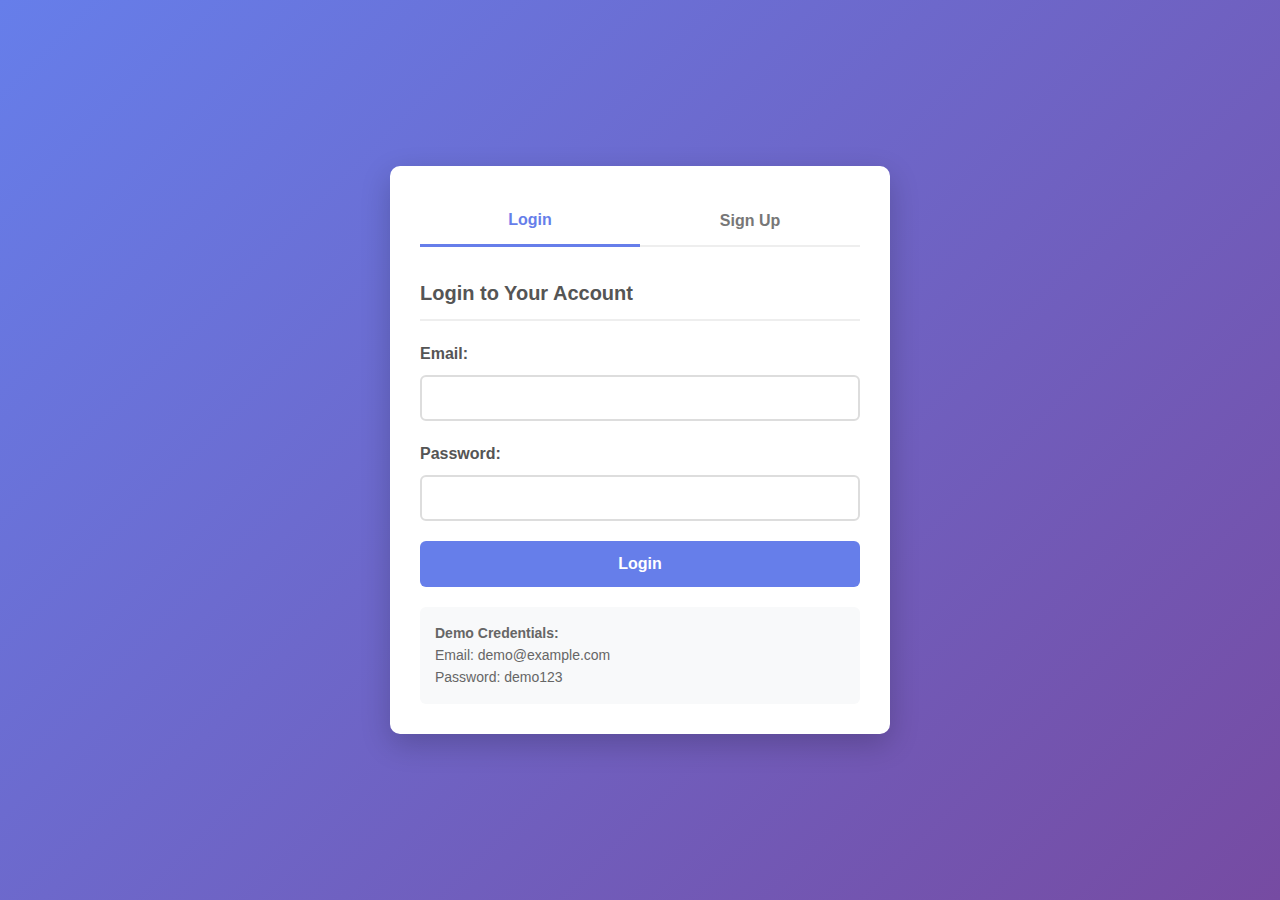
<file: frontend/index.html>
<!DOCTYPE html>
<html lang="en">
<head>
    <meta charset="UTF-8">
    <meta name="viewport" content="width=device-width, initial-scale=1.0">
    <title>CV Database - Login</title>
    <link rel="stylesheet" href="style.css">
</head>
<body>
    <div class="container">
        <!-- Login/Signup Toggle -->
        <div class="auth-toggle">
            <button class="tab active" onclick="showLogin()">Login</button>
            <button class="tab" onclick="showSignup()">Sign Up</button>
        </div>

        <!-- Login Form -->
        <form id="loginForm" class="auth-form active">
            <h2>Login to Your Account</h2>
            
            <div class="input-group">
                <label for="loginEmail">Email:</label>
                <input type="email" id="loginEmail" required>
            </div>
            
            <div class="input-group">
                <label for="loginPassword">Password:</label>
                <input type="password" id="loginPassword" required>
            </div>
            
            <button type="submit" class="btn">Login</button>
            
            <div class="demo-credentials">
                <p><strong>Demo Credentials:</strong></p>
                <p>Email: demo@example.com</p>
                <p>Password: demo123</p>
            </div>
        </form>

        <!-- Signup Form -->
        <form id="signupForm" class="auth-form">
            <h2>Create New Account</h2>
            
            <div class="input-group">
                <label for="signupEmail">Email:</label>
                <input type="email" id="signupEmail" required>
            </div>
            
            <div class="input-group">
                <label for="signupPassword">Password:</label>
                <input type="password" id="signupPassword" required>
            </div>
            
            <div class="input-group">
                <label for="confirmPassword">Confirm Password:</label>
                <input type="password" id="confirmPassword" required>
            </div>
            
            <button type="submit" class="btn">Sign Up</button>
        </form>

        <!-- Loading Spinner -->
        <div id="loading" class="loading" style="display: none;">
            <div class="spinner"></div>
            <p>Processing...</p>
        </div>

        <!-- Status Messages -->
        <div id="message" class="message"></div>
    </div>

    <script src="script.js"></script>
</body>
</html>
</file>
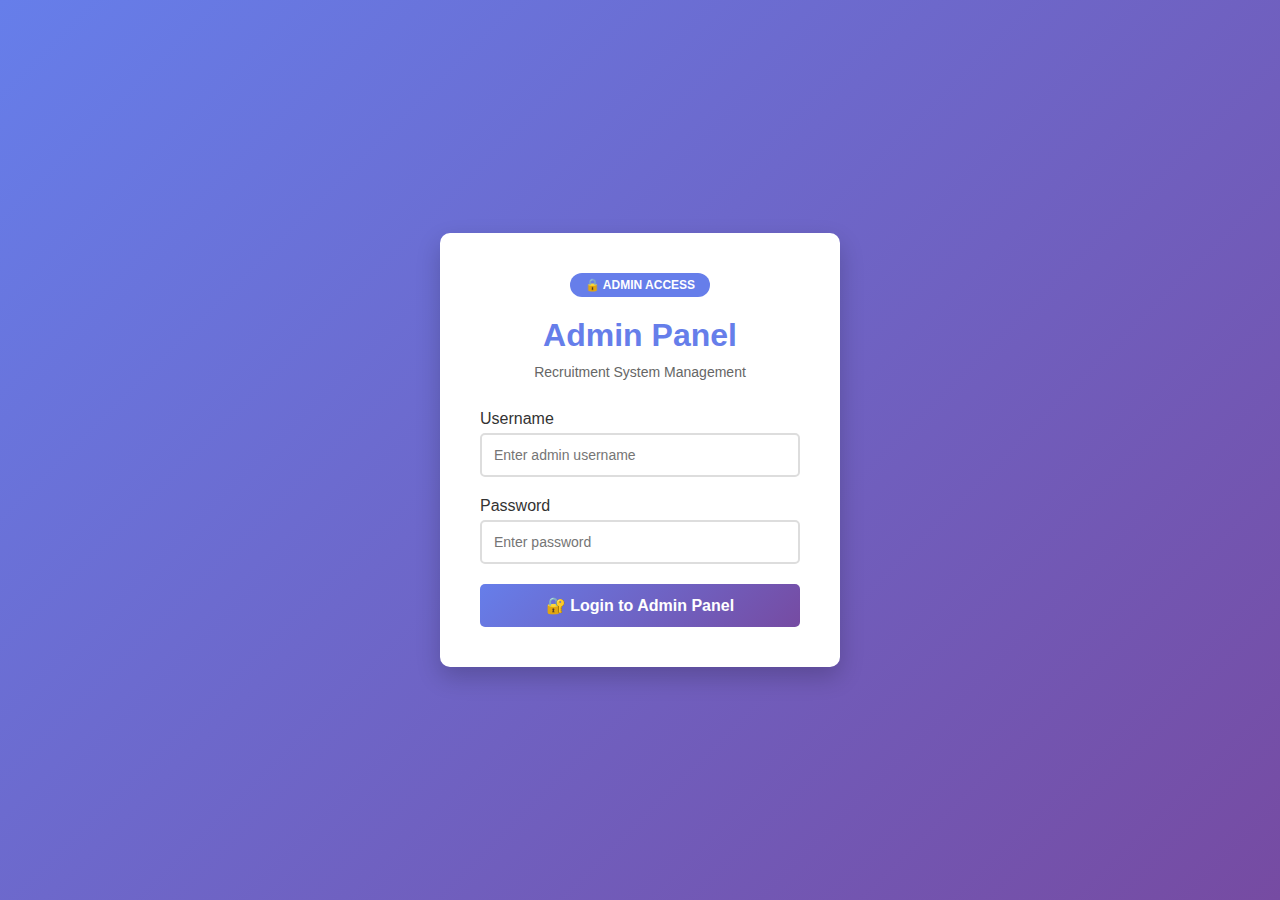
<file: frontend/admin/index.html>
<!DOCTYPE html>
<html lang="en">
<head>
    <meta charset="UTF-8">
    <meta name="viewport" content="width=device-width, initial-scale=1. 0">
    <title>Admin Login - Recruitment System</title>
    <style>
        * {
            margin: 0;
            padding: 0;
            box-sizing: border-box;
        }
        
        body {
            font-family: 'Segoe UI', Tahoma, Geneva, Verdana, sans-serif;
            background: linear-gradient(135deg, #667eea 0%, #764ba2 100%);
            min-height: 100vh;
            display: flex;
            justify-content: center;
            align-items: center;
        }
        
        .login-container {
            background: white;
            padding: 40px;
            border-radius: 10px;
            box-shadow: 0 10px 25px rgba(0,0,0,0.2);
            width: 100%;
            max-width: 400px;
        }
        
        h1 {
            color: #667eea;
            margin-bottom: 10px;
            text-align: center;
        }
        
        .subtitle {
            color: #666;
            text-align: center;
            margin-bottom: 30px;
            font-size: 14px;
        }
        
        .form-group {
            margin-bottom: 20px;
        }
        
        label {
            display: block;
            margin-bottom: 5px;
            color: #333;
            font-weight: 500;
        }
        
        input {
            width: 100%;
            padding: 12px;
            border: 2px solid #ddd;
            border-radius: 5px;
            font-size: 14px;
            transition: border-color 0.3s;
        }
        
        input:focus {
            outline: none;
            border-color: #667eea;
        }
        
        button {
            width: 100%;
            padding: 12px;
            background: linear-gradient(135deg, #667eea 0%, #764ba2 100%);
            color: white;
            border: none;
            border-radius: 5px;
            font-size: 16px;
            font-weight: 600;
            cursor: pointer;
            transition: transform 0.2s;
        }
        
        button:hover {
            transform: translateY(-2px);
        }
        
        .message {
            margin-top: 15px;
            padding: 10px;
            border-radius: 5px;
            text-align: center;
            display: none;
        }
        
        .message.error {
            background: #fee;
            color: #c33;
            border: 1px solid #fcc;
        }
        
        .message.success {
            background: #efe;
            color: #3c3;
            border: 1px solid #cfc;
        }
        
        .admin-badge {
            background: #667eea;
            color: white;
            padding: 5px 15px;
            border-radius: 20px;
            display: inline-block;
            margin-bottom: 20px;
            font-size: 12px;
            font-weight: 600;
        }
    </style>
</head>
<body>
    <div class="login-container">
        <div style="text-align: center;">
            <span class="admin-badge">🔒 ADMIN ACCESS</span>
        </div>
        <h1>Admin Panel</h1>
        <p class="subtitle">Recruitment System Management</p>
        
        <form id="loginForm">
            <div class="form-group">
                <label for="username">Username</label>
                <input type="text" id="username" name="username" required placeholder="Enter admin username">
            </div>
            
            <div class="form-group">
                <label for="password">Password</label>
                <input type="password" id="password" name="password" required placeholder="Enter password">
            </div>
            
            <button type="submit">🔐 Login to Admin Panel</button>
        </form>
        
        <div id="message" class="message"></div>
    </div>

    <script>
        const API_BASE = 'http://3.26.2.34:8080/api';
        
        document.getElementById('loginForm'). addEventListener('submit', async (e) => {
            e. preventDefault();
            
            const username = document.getElementById('username').value;
            const password = document. getElementById('password').value;
            const messageDiv = document.getElementById('message');
            
            try {
                const response = await fetch(`${API_BASE}/login`, {
                    method: 'POST',
                    headers: {
                        'Content-Type': 'application/json'
                    },
                    credentials: 'include',
                    body: JSON.stringify({ username, password })
                });
                
                const data = await response.json();
                
                if (data.success) {
                    if (data.isAdmin) {
                        messageDiv.textContent = '✓ Login successful! Redirecting...';
                        messageDiv.className = 'message success';
                        messageDiv.style.display = 'block';
                        
                        setTimeout(() => {
                            window.location.href = 'companies.html';
                        }, 1000);
                    } else {
                        messageDiv.textContent = '✗ Access Denied: Admin privileges required';
                        messageDiv. className = 'message error';
                        messageDiv.style.display = 'block';
                    }
                } else {
                    messageDiv.textContent = '✗ ' + (data.message || 'Login failed');
                    messageDiv.className = 'message error';
                    messageDiv.style.display = 'block';
                }
            } catch (error) {
                console.error('Login error:', error);
                messageDiv.textContent = '✗ Server connection error';
                messageDiv.className = 'message error';
                messageDiv.style.display = 'block';
            }
        });
    </script>
</body>
</html>
</file>
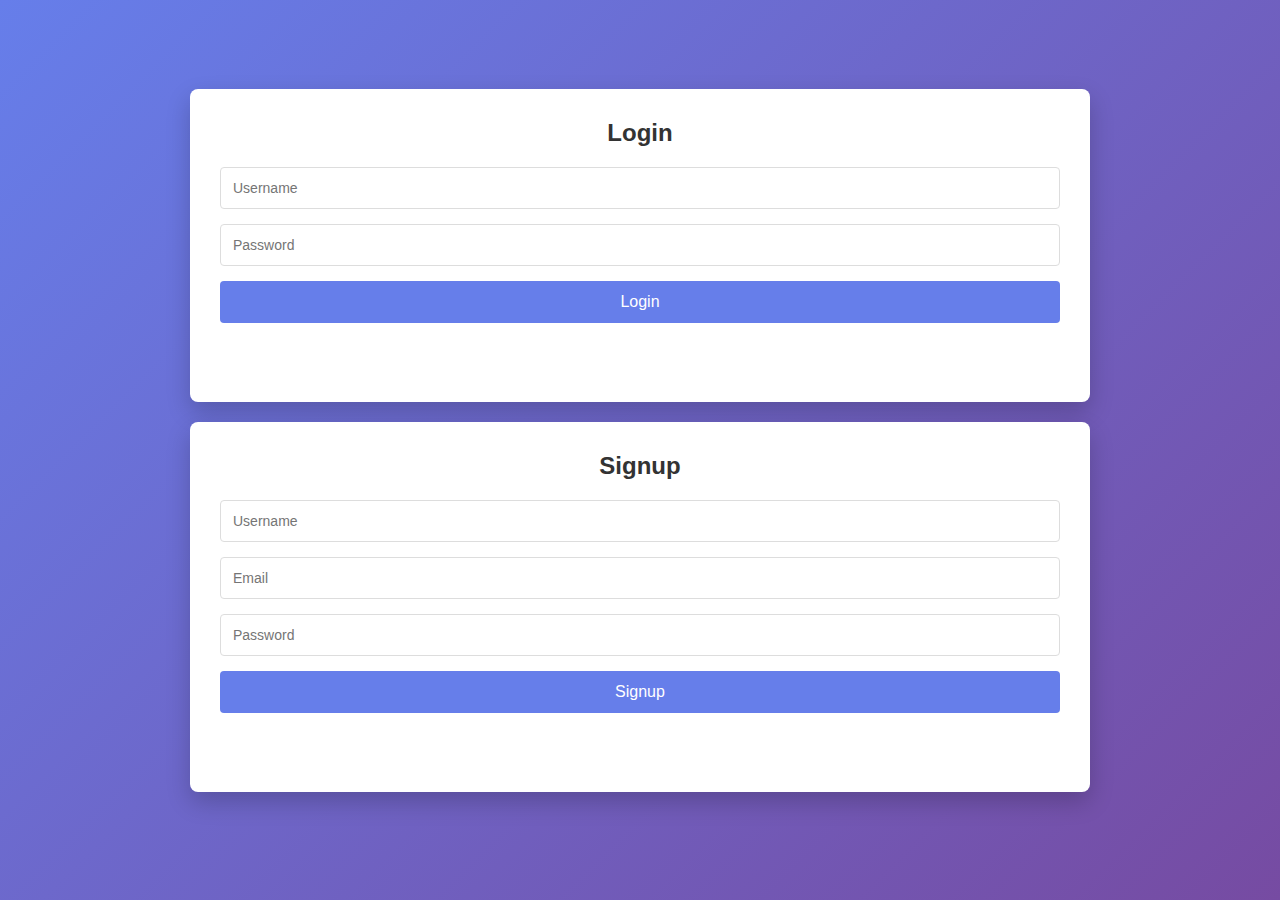
<file: frontend/user/index.html>
<!-- <! DOCTYPE html>
<html lang="en">
<head>
    <meta charset="UTF-8">
    <meta name="viewport" content="width=device-width, initial-scale=1.0">
    <title>Recruitment System - Login / Signup</title>
    <link rel="stylesheet" href="styles.css">
</head>
<body>
    <div class="container">
        <div class="form-container">
            <h2>Login</h2>
            <form id="loginForm">
                <input type="text" name="username" placeholder="Username" required>
                <input type="password" name="password" placeholder="Password" required>
                <button type="submit">Login</button>
            </form>
            <p id="loginMsg" class="message"></p>
        </div>

        <div class="form-container">
            <h2>Signup</h2>
            <form id="signupForm">
                <input type="text" name="username" placeholder="Username" required>
                <input type="email" name="email" placeholder="Email" required>
                <input type="password" name="password" placeholder="Password" required>
                <button type="submit">Signup</button>
            </form>
            <p id="signupMsg" class="message"></p>
        </div>
    </div>

    <script>
        // LOGIN
        document.getElementById('loginForm'). onsubmit = async (e) => {
            e.preventDefault();
            let data = Object.fromEntries(new FormData(e.target));
            try {
                let res = await fetch("/login", {
                    method: "POST",
                    
                    headers: {"Content-Type": "application/json"},
                    body: JSON. stringify(data)
                });
                let r = await res.json();
                if(r.success) {
                    document.getElementById('loginMsg').textContent = "Login successful!  Redirecting... ";
                    setTimeout(() => window.location = "/dashboard.html", 1000);
                } else {
                    document. getElementById('loginMsg').textContent = "Login failed: " + (r.message || "Invalid credentials");
                }
            } catch(err) {
                document.getElementById('loginMsg').textContent = "Error: " + err.message;
            }
        };

        // SIGNUP
        document.getElementById('signupForm').onsubmit = async (e) => {
            e.preventDefault();
            let data = Object.fromEntries(new FormData(e.target));
            try {
                let res = await fetch("/signup", {
                    method: "POST",
                    headers: {"Content-Type": "application/json"},
                    body: JSON.stringify(data)
                });
                let r = await res.json();
                if(r.success) {
                    document.getElementById('signupMsg').textContent = "Signup successful! Redirecting...";
                    setTimeout(() => window. location = "/dashboard.html", 1000);
                } else {
                    document.getElementById('signupMsg').textContent = "Signup failed: " + (r. message || "");
                }
            } catch(err) {
                document.getElementById('signupMsg').textContent = "Error: " + err.message;
            }
        };
    </script>
</body>
</html> -->



<!DOCTYPE html>
<html lang="en">
<head>
    <meta charset="UTF-8">
    <meta name="viewport" content="width=device-width, initial-scale=1. 0">
    <title>Recruitment System - Login / Signup</title>
    <link rel="stylesheet" href="styles.css">
</head>
<body>
    <div class="container">
        <div class="form-container">
            <h2>Login</h2>
            <form id="loginForm">
                <input type="text" name="username" placeholder="Username" required>
                <input type="password" name="password" placeholder="Password" required>
                <button type="submit">Login</button>
            </form>
            <p id="loginMsg" class="message"></p>
        </div>

        <div class="form-container">
            <h2>Signup</h2>
            <form id="signupForm">
                <input type="text" name="username" placeholder="Username" required>
                <input type="email" name="email" placeholder="Email" required>
                <input type="password" name="password" placeholder="Password" required>
                <button type="submit">Signup</button>
            </form>
            <p id="signupMsg" class="message"></p>
        </div>
    </div>

    <script>
        const API_BASE = 'http://localhost:8080/api';  // ← Inside script tag
        
        // LOGIN
        document.getElementById('loginForm'). onsubmit = async (e) => {
            e.preventDefault();
            let data = Object. fromEntries(new FormData(e.target));
            
            try {
                let res = await fetch(`${API_BASE}/login`, {  // ← Added 'await'
                    method: 'POST',
                    headers: {"Content-Type": "application/json"},  // ← Added header
                    credentials: 'include',
                    body: JSON.stringify(data)  // ← Use 'data', not undefined variables
                });

                let r = await res.json();
                if(r.success) {
                    document.getElementById('loginMsg').textContent = "Login successful!  Redirecting... ";
                    
                    // Redirect based on user type
                    setTimeout(() => {
                        if (r.isAdmin) {
                            window. location = "../admin/cv-viewer.html";  // Admin goes to CV viewer
                        } else {
                            window.location = "dashboard.html";  // Regular user goes to dashboard
                        }
                    }, 1000);
                } else {
                    document. getElementById('loginMsg').textContent = "Login failed: " + (r.message || "Invalid credentials");
                }
            } catch(err) {
                document.getElementById('loginMsg').textContent = "Error: " + err.message;
            }
        };

        // SIGNUP
        document.getElementById('signupForm').onsubmit = async (e) => {
            e.preventDefault();
            let data = Object.fromEntries(new FormData(e.target));
            
            try {
                let res = await fetch(`${API_BASE}/signup`, {  // ← Added 'await'
                    method: 'POST',
                    headers: {"Content-Type": "application/json"},  // ← Added header
                    credentials: 'include',
                    body: JSON.stringify(data)  // ← Use 'data', not undefined variables
                });

                let r = await res. json();
                if(r. success) {
                    document. getElementById('signupMsg').textContent = "Signup successful! Redirecting...";
                    setTimeout(() => window. location = "dashboard.html", 1000);
                } else {
                    document.getElementById('signupMsg'). textContent = "Signup failed: " + (r.message || "");
                }
            } catch(err) {
                document. getElementById('signupMsg').textContent = "Error: " + err. message;
            }
        };
    </script>
</body>
</html>
</file>
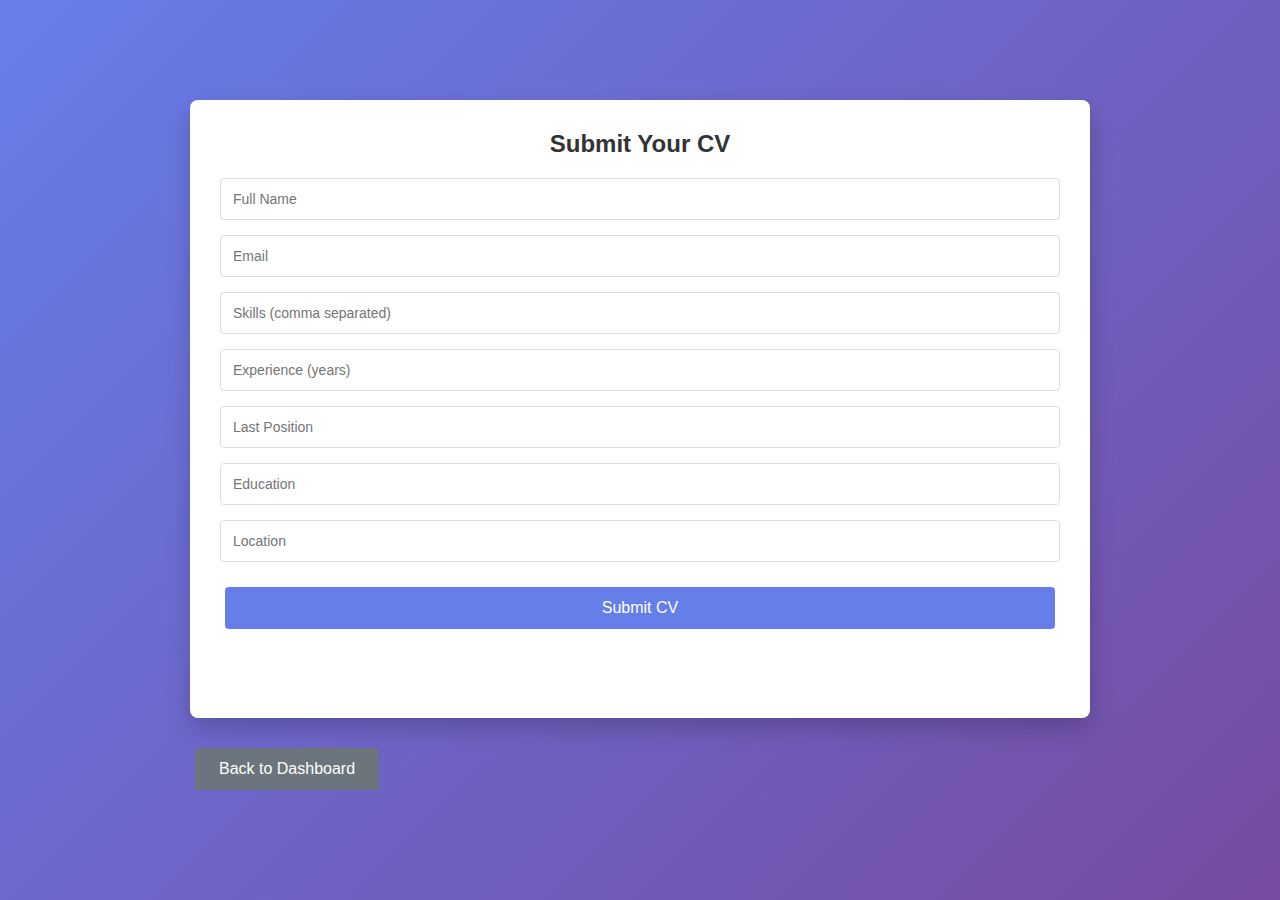
<file: frontend/cv-form.html>
<!DOCTYPE html>
<html lang="en">
<head>
    <meta charset="UTF-8">
    <meta name="viewport" content="width=device-width, initial-scale=1.0">
    <title>Submit CV - Recruitment System</title>
    <link rel="stylesheet" href="styles.css">
</head>
<body>
    <div class="container">
        <div class="form-container">
            <h2>Submit Your CV</h2>
            <form id="cvForm">
                <input type="text" name="name" placeholder="Full Name" required>
                <input type="email" name="email" placeholder="Email" required>
                <input type="text" name="skills" placeholder="Skills (comma separated)" required>
                <input type="number" name="experience" placeholder="Experience (years)" required>
                <input type="text" name="lastPosition" placeholder="Last Position" required>
                <input type="text" name="education" placeholder="Education" required>
                <input type="text" name="location" placeholder="Location" required>
                <button type="submit" class="btn btn-primary">Submit CV</button>
            </form>
            <p id="msg" class="message"></p>
        </div>

        <div>
            <a href="dashboard.html" class="btn btn-secondary">Back to Dashboard</a>
        </div>
    </div>

    <script>
        document.getElementById('cvForm').onsubmit = async (e) => {
            e.preventDefault();
            let data = Object.fromEntries(new FormData(e.target));
            try {
                let res = await fetch("/submit_cv", {
                    method: "POST",
                    headers: {"Content-Type": "application/json"},
                    body: JSON.stringify(data)
                });
                let r = await res.json();
                if(r.success) {
                    document.getElementById('msg').textContent = "CV submitted successfully!";
                    document.getElementById('msg').className = "message success";
                    setTimeout(() => window.location = "/dashboard.html", 2000);
                } else {
                    document.getElementById('msg'). textContent = "Error: " + (r.message || "Unknown error");
                    document.getElementById('msg').className = "message error";
                }
            } catch(err) {
                document. getElementById('msg').textContent = "Error: " + err.message;
                document.getElementById('msg'). className = "message error";
            }
        };
    </script>
</body>
</html>
</file>
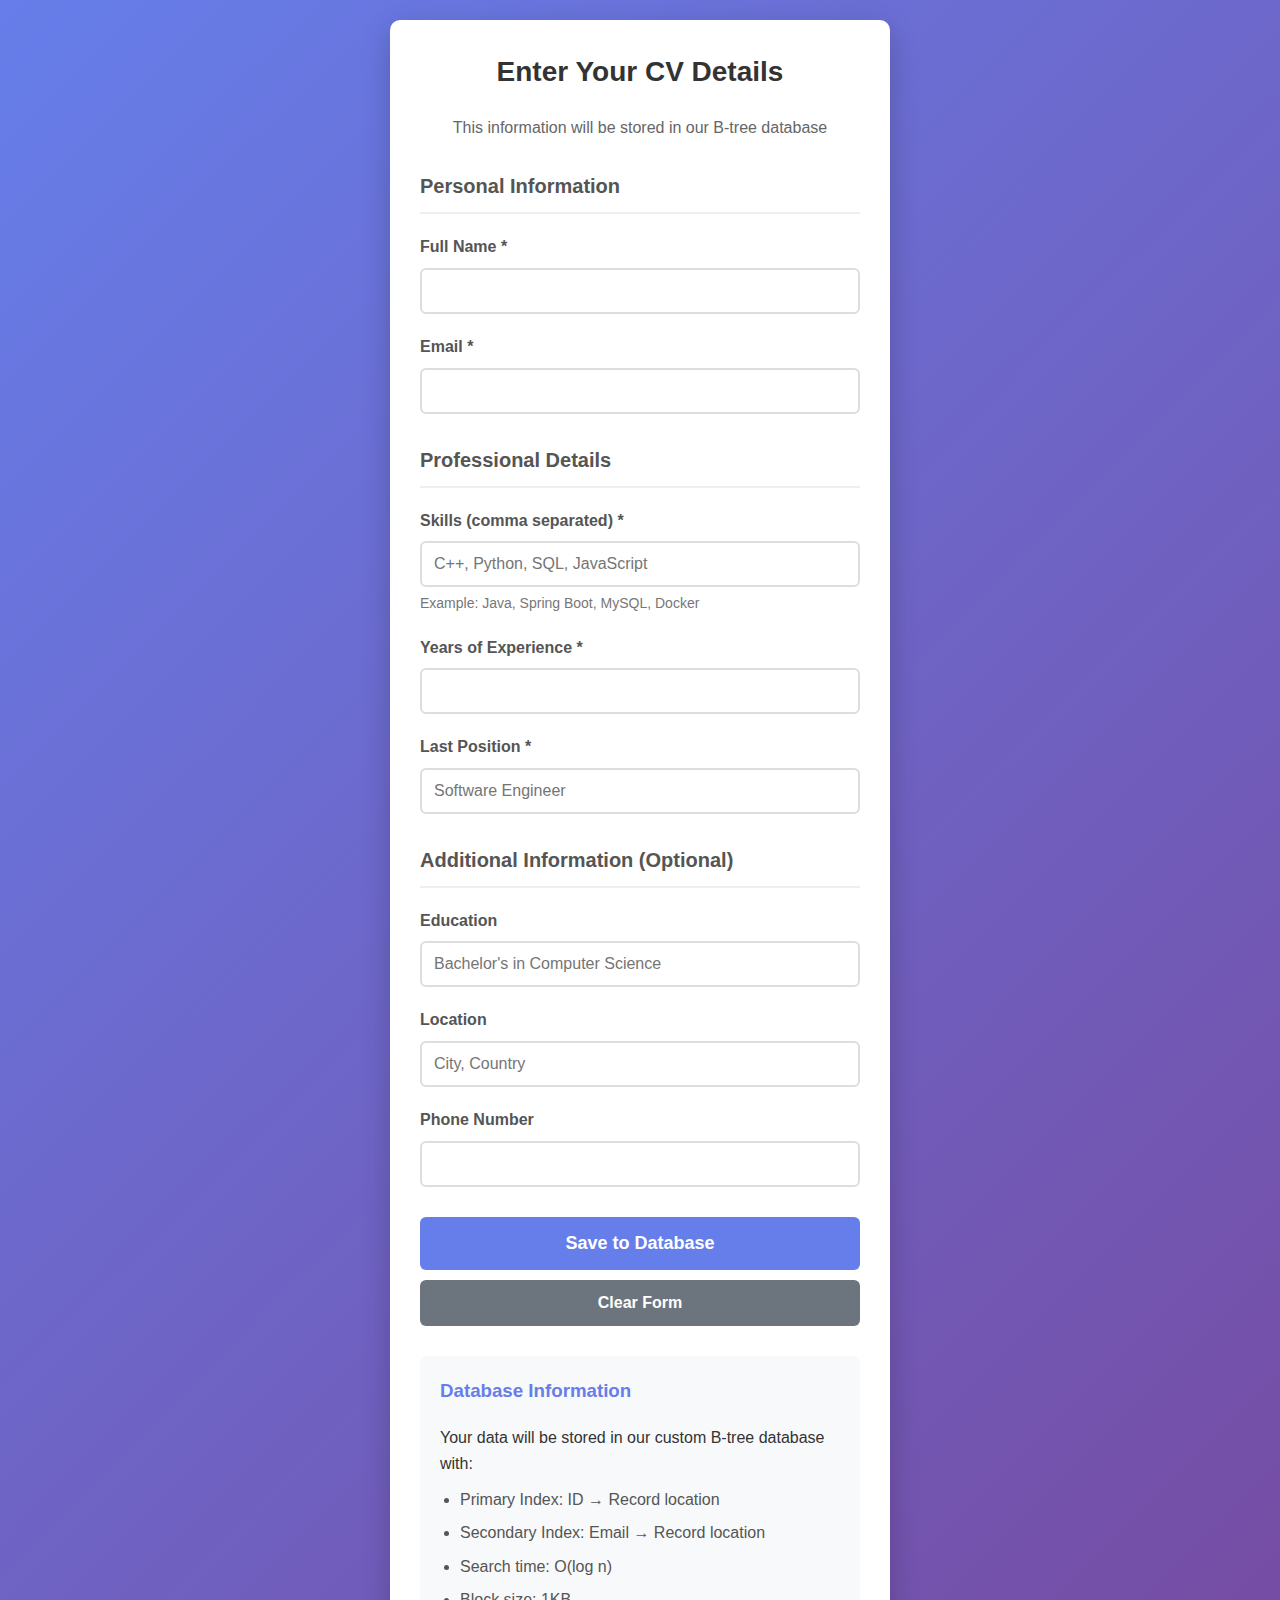
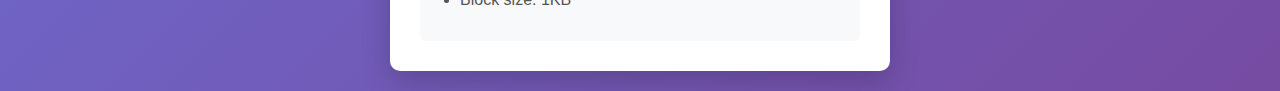
<file: frontend/profile.html>
<!DOCTYPE html>
<html lang="en">
<head>
    <meta charset="UTF-8">
    <meta name="viewport" content="width=device-width, initial-scale=1.0">
    <title>Enter CV Details</title>
    <link rel="stylesheet" href="style.css">
</head>
<body>
    <div class="container">
        <h1>Enter Your CV Details</h1>
        <p class="subtitle">This information will be stored in our B-tree database</p>

        <form id="cvForm">
            <!-- Personal Information -->
            <div class="form-section">
                <h2>Personal Information</h2>
                
                <div class="input-group">
                    <label for="fullName">Full Name *</label>
                    <input type="text" id="fullName" required>
                </div>
                
                <div class="input-group">
                    <label for="email">Email *</label>
                    <input type="email" id="email" required>
                </div>
            </div>

            <!-- Professional Details -->
            <div class="form-section">
                <h2>Professional Details</h2>
                
                <div class="input-group">
                    <label for="skills">Skills (comma separated) *</label>
                    <input type="text" id="skills" placeholder="C++, Python, SQL, JavaScript" required>
                    <small>Example: Java, Spring Boot, MySQL, Docker</small>
                </div>
                
                <div class="input-group">
                    <label for="experience">Years of Experience *</label>
                    <input type="number" id="experience" min="0" max="50" required>
                </div>
                
                <div class="input-group">
                    <label for="lastPosition">Last Position *</label>
                    <input type="text" id="lastPosition" placeholder="Software Engineer" required>
                </div>
            </div>

            <!-- Additional Info (Optional) -->
            <div class="form-section">
                <h2>Additional Information (Optional)</h2>
                
                <div class="input-group">
                    <label for="education">Education</label>
                    <input type="text" id="education" placeholder="Bachelor's in Computer Science">
                </div>
                
                <div class="input-group">
                    <label for="location">Location</label>
                    <input type="text" id="location" placeholder="City, Country">
                </div>
                
                <div class="input-group">
                    <label for="phone">Phone Number</label>
                    <input type="tel" id="phone">
                </div>
            </div>

            <!-- Submit Button -->
            <div class="form-actions">
                <button type="submit" class="btn btn-large">Save to Database</button>
                <button type="button" class="btn btn-secondary" onclick="clearForm()">Clear Form</button>
            </div>
        </form>

        <!-- Loading Spinner -->
        <div id="loading" class="loading" style="display: none;">
            <div class="spinner"></div>
            <p>Storing in B-tree database...</p>
        </div>

        <!-- Status Messages -->
        <div id="message" class="message"></div>

        <!-- Database Info -->
        <div class="db-info">
            <h3>Database Information</h3>
            <p>Your data will be stored in our custom B-tree database with:</p>
            <ul>
                <li>Primary Index: ID → Record location</li>
                <li>Secondary Index: Email → Record location</li>
                <li>Search time: O(log n)</li>
                <li>Block size: 1KB</li>
            </ul>
        </div>
    </div>

    <script src="script.js"></script>
</body>
</html>
</file>
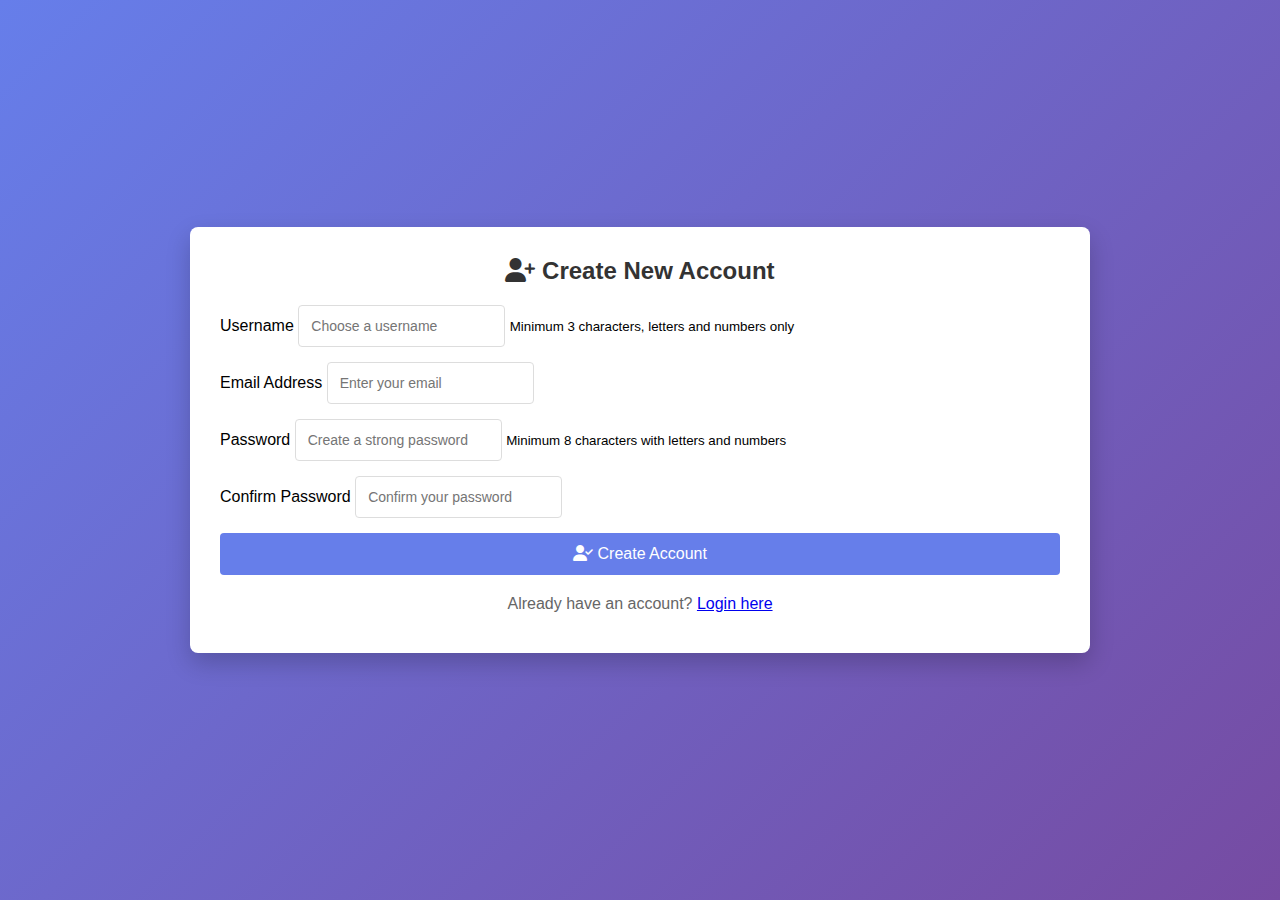
<file: frontend/signup.html>
<!DOCTYPE html>
<html lang="en">
<head>
    <meta charset="UTF-8">
    <meta name="viewport" content="width=device-width, initial-scale=1.0">
    <title>Recruitment System - Sign Up</title>
    <link rel="stylesheet" href="styles.css">
    <link rel="stylesheet" href="https://cdnjs.cloudflare.com/ajax/libs/font-awesome/6.4.0/css/all.min.css">
</head>
<body>
    <div class="container">
        <div class="form-container">
            <h2><i class="fas fa-user-plus"></i> Create New Account</h2>
            
            <div id="message" class="hidden"></div>
            
            <form id="signupForm">
                <div class="form-group">
                    <label for="username" class="required">Username</label>
                    <input type="text" id="username" placeholder="Choose a username" required>
                    <small>Minimum 3 characters, letters and numbers only</small>
                </div>
                
                <div class="form-group">
                    <label for="email" class="required">Email Address</label>
                    <input type="email" id="email" placeholder="Enter your email" required>
                </div>
                
                <div class="form-group">
                    <label for="password" class="required">Password</label>
                    <input type="password" id="password" placeholder="Create a strong password" required>
                    <small>Minimum 8 characters with letters and numbers</small>
                </div>
                
                <div class="form-group">
                    <label for="confirmPassword" class="required">Confirm Password</label>
                    <input type="password" id="confirmPassword" placeholder="Confirm your password" required>
                </div>
                
                <button type="submit">
                    <i class="fas fa-user-check"></i> Create Account
                </button>
            </form>
            
            <div style="text-align: center; margin-top: 20px;">
                <p>Already have an account? <a href="index.html">Login here</a></p>
            </div>
        </div>
    </div>

    <script>
        document.getElementById('signupForm').addEventListener('submit', async function(e) {
            e.preventDefault();
            
            const username = document.getElementById('username').value;
            const email = document.getElementById('email').value;
            const password = document.getElementById('password').value;
            const confirmPassword = document.getElementById('confirmPassword').value;
            
            // Validation
            if (password !== confirmPassword) {
                showMessage('Passwords do not match!', 'error');
                return;
            }
            
            if (password.length < 8) {
                showMessage('Password must be at least 8 characters long!', 'error');
                return;
            }
            
            const messageDiv = document.getElementById('message');
            messageDiv.className = 'hidden';
            
            try {
                const response = await fetch('http://localhost:8080/api/register', {
                    method: 'POST',
                    headers: {
                        'Content-Type': 'application/json',
                    },
                    body: JSON.stringify({ username, email, password })
                });
                
                const result = await response.json();
                
                if (result.success) {
                    showMessage('Account created successfully! Redirecting to login...', 'success');
                    setTimeout(() => {
                        window.location.href = 'index.html';
                    }, 2000);
                } else {
                    showMessage(result.message || 'Registration failed', 'error');
                }
            } catch (error) {
                showMessage('Network error. Please try again.', 'error');
            }
        });
        
        function showMessage(text, type) {
            const messageDiv = document.getElementById('message');
            messageDiv.textContent = text;
            messageDiv.className = `${type}-message`;
            messageDiv.classList.remove('hidden');
        }
        
        // Check if already logged in
        if (localStorage.getItem('token')) {
            window.location.href = 'dashboard.html';
        }
    </script>
</body>
</html>
</file>
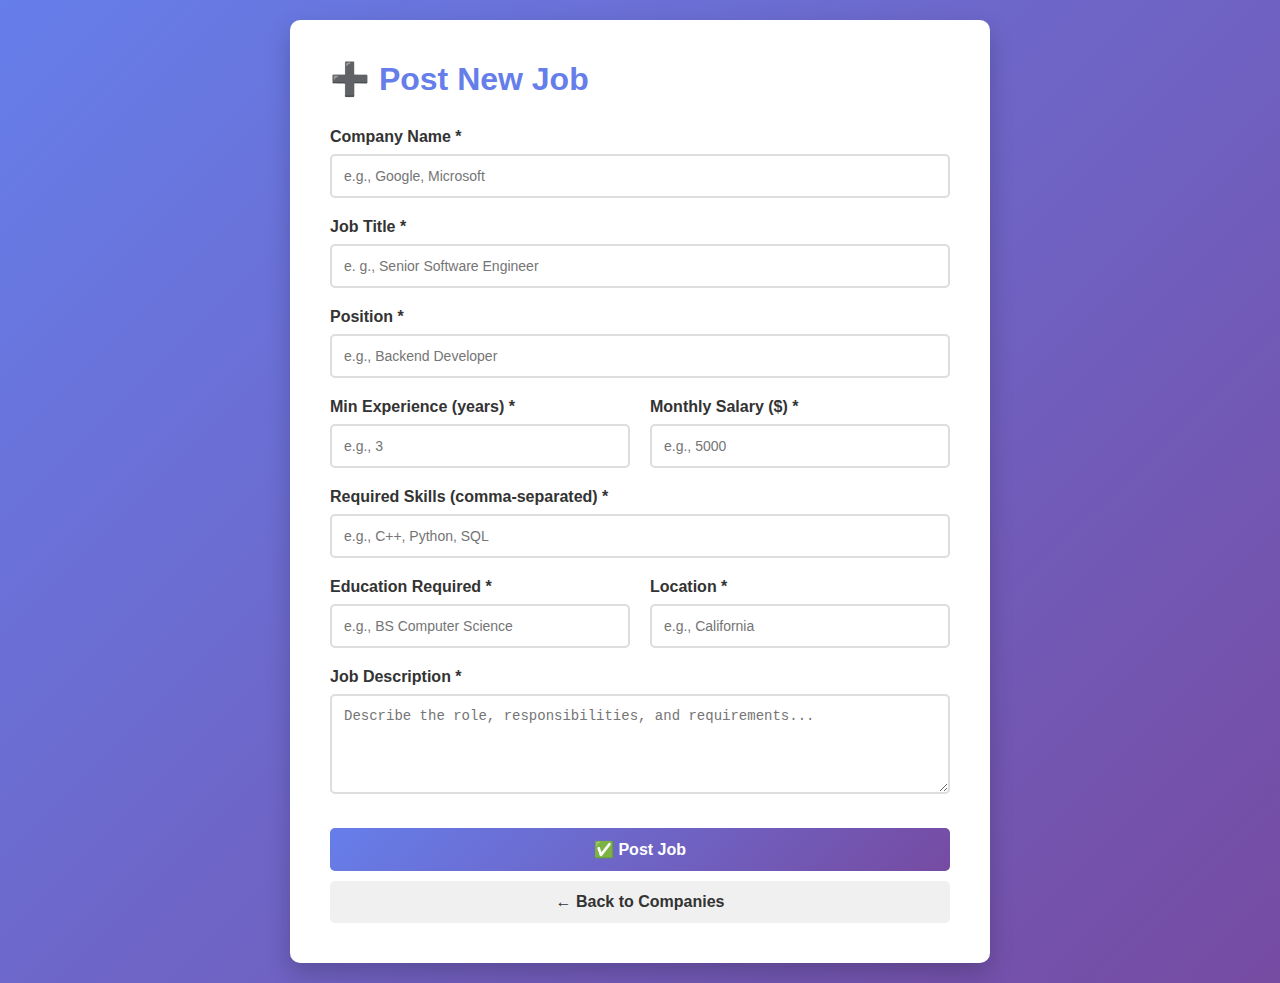
<file: frontend/admin/add-company.html>
<!DOCTYPE html>
<html lang="en">
<head>
    <meta charset="UTF-8">
    <meta name="viewport" content="width=device-width, initial-scale=1.0">
    <title>Add New Job - Admin</title>
    <style>
        * {
            margin:  0;
            padding: 0;
            box-sizing:  border-box;
        }
        
        body {
            font-family: 'Segoe UI', Tahoma, Geneva, Verdana, sans-serif;
            background: linear-gradient(135deg, #667eea 0%, #764ba2 100%);
            min-height: 100vh;
            padding: 20px;
            display: flex;
            justify-content: center;
            align-items: center;
        }
        
        .container {
            background: white;
            border-radius: 10px;
            padding: 40px;
            max-width:  700px;
            width: 100%;
            box-shadow: 0 10px 25px rgba(0,0,0,0.2);
        }
        
        h1 {
            color: #667eea;
            margin-bottom: 30px;
        }
        
        .form-group {
            margin-bottom:  20px;
        }
        
        label {
            display: block;
            margin-bottom: 8px;
            color: #333;
            font-weight: 600;
        }
        
        input, textarea, select {
            width: 100%;
            padding: 12px;
            border: 2px solid #ddd;
            border-radius:  5px;
            font-size:  14px;
            transition: border-color 0.3s;
        }
        
        input:focus, textarea:focus, select:focus {
            outline: none;
            border-color: #667eea;
        }
        
        textarea {
            resize: vertical;
            min-height: 100px;
        }
        
        .form-row {
            display: grid;
            grid-template-columns: 1fr 1fr;
            gap: 20px;
        }
        
        .btn {
            padding: 12px 30px;
            border:  none;
            border-radius:  5px;
            cursor: pointer;
            font-size: 16px;
            font-weight: 600;
            transition: all 0.3s;
        }
        
        .btn-primary {
            background: linear-gradient(135deg, #667eea 0%, #764ba2 100%);
            color: white;
            width: 100%;
            margin-top: 10px;
        }
        
        .btn-primary:hover {
            transform: translateY(-2px);
            box-shadow: 0 5px 15px rgba(102, 126, 234, 0.4);
        }
        
        .btn-primary:disabled {
            background: #ccc;
            cursor: not-allowed;
            transform: none;
        }
        
        .btn-secondary {
            background: #f0f0f0;
            color: #333;
            width: 100%;
            margin-top: 10px;
        }
        
        .btn-secondary:hover {
            background: #e0e0e0;
        }
        
        .alert {
            padding: 15px;
            border-radius: 5px;
            margin-bottom: 20px;
            display: none;
        }
        
        .alert.show {
            display: block;
        }
        
        .alert-success {
            background: #d4edda;
            color: #155724;
            border: 1px solid #c3e6cb;
        }
        
        .alert-error {
            background: #f8d7da;
            color: #721c24;
            border:  1px solid #f5c6cb;
        }
    </style>
</head>
<body>
    <div class="container">
        <h1>➕ Post New Job</h1>

        <div id="alert" class="alert"></div>

        <form id="companyForm">
            <div class="form-group">
                <label for="companyName">Company Name *</label>
                <input type="text" id="companyName" required placeholder="e.g., Google, Microsoft">
            </div>

            <div class="form-group">
                <label for="jobTitle">Job Title *</label>
                <input type="text" id="jobTitle" required placeholder="e. g., Senior Software Engineer">
            </div>

            <div class="form-group">
                <label for="position">Position *</label>
                <input type="text" id="position" required placeholder="e.g., Backend Developer">
            </div>

            <div class="form-row">
                <div class="form-group">
                    <label for="minExperience">Min Experience (years) *</label>
                    <input type="number" id="minExperience" min="0" required placeholder="e.g., 3">
                </div>

                <div class="form-group">
                    <label for="salary">Monthly Salary ($) *</label>
                    <input type="number" id="salary" min="0" required placeholder="e.g., 5000">
                </div>
            </div>

            <div class="form-group">
                <label for="requiredSkills">Required Skills (comma-separated) *</label>
                <input type="text" id="requiredSkills" required placeholder="e.g., C++, Python, SQL">
            </div>

            <div class="form-row">
                <div class="form-group">
                    <label for="education">Education Required *</label>
                    <input type="text" id="education" required placeholder="e.g., BS Computer Science">
                </div>

                <div class="form-group">
                    <label for="location">Location *</label>
                    <input type="text" id="location" required placeholder="e.g., California">
                </div>
            </div>

            <div class="form-group">
                <label for="description">Job Description *</label>
                <textarea id="description" required placeholder="Describe the role, responsibilities, and requirements..."></textarea>
            </div>

            <button type="submit" class="btn btn-primary" id="submitBtn">
                ✅ Post Job
            </button>

            <button type="button" class="btn btn-secondary" onclick="window.location.href='companies.html'">
                ← Back to Companies
            </button>
        </form>
    </div>

    <script>
        const API_BASE = 'http://localhost:8080/api';

        document.getElementById('companyForm').addEventListener('submit', async (e) => {
            e.preventDefault();

            const submitBtn = document.getElementById('submitBtn');
            submitBtn.disabled = true;
            submitBtn.textContent = '⏳ Posting...';

            const formData = {
                companyName: document. getElementById('companyName').value.trim(),
                jobTitle: document.getElementById('jobTitle').value.trim(),
                position: document. getElementById('position').value.trim(),
                minExperience: parseInt(document.getElementById('minExperience').value),
                salary: parseInt(document.getElementById('salary').value),
                requiredSkills: document.getElementById('requiredSkills').value.trim(),
                education: document.getElementById('education').value.trim(),
                location: document.getElementById('location').value.trim(),
                description: document.getElementById('description').value.trim()
            };

            try {
                const response = await fetch(`${API_BASE}/company/add`, {
                    method: 'POST',
                    headers:  {
                        'Content-Type': 'application/json'
                    },
                    body:  JSON.stringify(formData),
                    credentials: 'include'
                });

                const data = await response.json();

                if (data.success) {
                    showAlert('✅ Job posted successfully!  Redirecting... ', 'success');
                    
                    setTimeout(() => {
                        window. location.href = 'companies. html';
                    }, 2000);
                } else {
                    throw new Error(data.message || 'Failed to post job');
                }

            } catch (error) {
                console.error('Error:', error);
                showAlert('❌ ' + error.message, 'error');
                submitBtn.disabled = false;
                submitBtn.textContent = '✅ Post Job';
            }
        });

        function showAlert(message, type) {
            const alert = document.getElementById('alert');
            alert.textContent = message;
            alert. className = `alert alert-${type} show`;
        }
    </script>
</body>
</html>
</file>
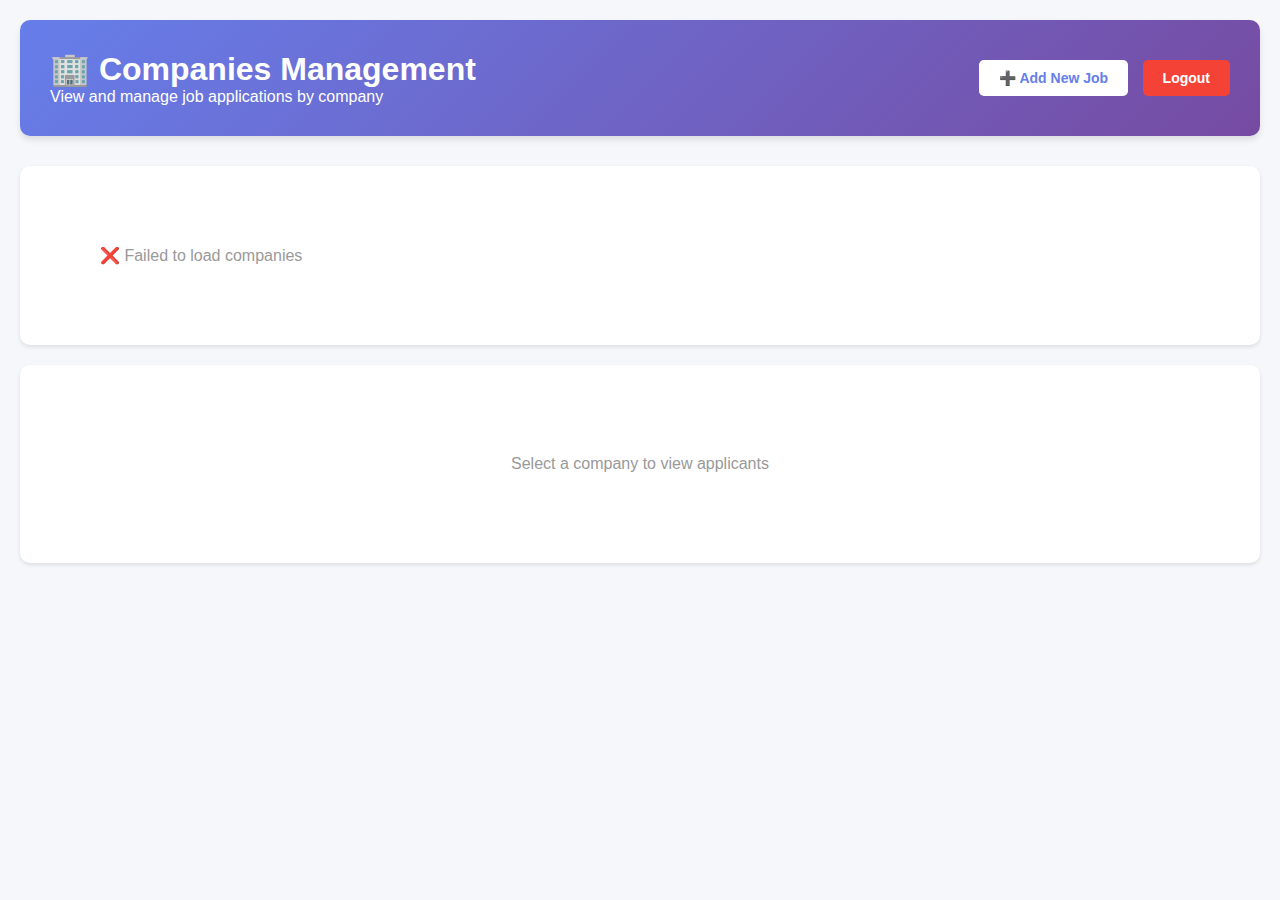
<file: frontend/admin/companies.html>
<!DOCTYPE html>
<html lang="en">
<head>
    <meta charset="UTF-8">
    <meta name="viewport" content="width=device-width, initial-scale=1.0">
    <title>Companies Management - Admin</title>
    <style>
        * {
            margin: 0;
            padding:  0;
            box-sizing: border-box;
        }
        
        body {
            font-family: 'Segoe UI', Tahoma, Geneva, Verdana, sans-serif;
            background: #f5f7fa;
            padding: 20px;
        }
        
        .header {
            background: linear-gradient(135deg, #667eea 0%, #764ba2 100%);
            color: white;
            padding: 30px;
            border-radius:  10px;
            margin-bottom: 30px;
            box-shadow: 0 4px 6px rgba(0,0,0,0.1);
        }
        
        .header-content {
            display: flex;
            justify-content: space-between;
            align-items: center;
        }
        
        .btn {
            padding: 10px 20px;
            border: none;
            border-radius: 5px;
            cursor: pointer;
            font-size: 14px;
            font-weight:  600;
            transition: all 0.3s;
        }
        
        .btn-primary {
            background: white;
            color: #667eea;
        }
        
        .btn-primary:hover {
            transform: translateY(-2px);
            box-shadow: 0 4px 8px rgba(0,0,0,0.2);
        }
        
        .btn-logout {
            background: #f44336;
            color: white;
            margin-left: 10px;
        }
        
        .btn-logout:hover {
            background: #d32f2f;
        }
        
        .tabs {
            background: white;
            border-radius: 10px;
            padding: 20px;
            margin-bottom: 20px;
            box-shadow: 0 2px 4px rgba(0,0,0,0.1);
            display: flex;
            gap:  10px;
            overflow-x: auto;
        }
        
        .tab {
            padding: 12px 24px;
            border: 2px solid #e0e0e0;
            border-radius: 8px;
            background: white;
            cursor: pointer;
            transition: all 0.3s;
            white-space: nowrap;
            position: relative;
        }
        
        .tab:hover {
            border-color: #667eea;
            background: #f5f7fa;
        }
        
        .tab.active {
            background: linear-gradient(135deg, #667eea 0%, #764ba2 100%);
            color: white;
            border-color: #667eea;
        }
        
        .tab-badge {
            position: absolute;
            top: -8px;
            right: -8px;
            background: #f44336;
            color: white;
            border-radius: 12px;
            padding: 2px 8px;
            font-size:  12px;
            font-weight: bold;
        }
        
        .content-container {
            background: white;
            border-radius: 10px;
            padding: 30px;
            box-shadow:  0 2px 4px rgba(0,0,0,0.1);
        }
        
        .company-header {
            display: flex;
            justify-content: space-between;
            align-items: center;
            margin-bottom: 20px;
            padding-bottom: 20px;
            border-bottom:  2px solid #e0e0e0;
        }
        
        .company-title h2 {
            color: #333;
            margin-bottom: 5px;
        }
        
        .company-meta {
            color: #666;
            font-size: 14px;
        }
        
        table {
            width: 100%;
            border-collapse: collapse;
        }
        
        thead {
            background: #f5f7fa;
        }
        
        th {
            padding: 15px;
            text-align:  left;
            font-weight: 600;
            color: #333;
            border-bottom: 2px solid #e0e0e0;
        }
        
        td {
            padding: 15px;
            border-bottom:  1px solid #f0f0f0;
        }
        
        tbody tr:hover {
            background: #f8f9fa;
        }
        
        .rank-badge {
            background: #667eea;
            color: white;
            padding: 5px 12px;
            border-radius:  15px;
            font-weight: bold;
        }
        
        .score-badge {
            padding: 5px 12px;
            border-radius:  15px;
            font-weight:  bold;
        }
        
        .score-high {
            background: #d4edda;
            color:  #155724;
        }
        
        .score-medium {
            background: #fff3cd;
            color: #856404;
        }
        
        .score-low {
            background: #f8d7da;
            color: #721c24;
        }
        
        .status-badge {
            padding: 5px 12px;
            border-radius: 15px;
            font-size: 12px;
            font-weight: bold;
        }
        
        .status-pending {
            background: #fff3cd;
            color: #856404;
        }
        
        .status-accepted {
            background: #d4edda;
            color: #155724;
        }
        
        .status-rejected {
            background: #f8d7da;
            color: #721c24;
        }
        
        .action-btn {
            padding: 6px 12px;
            border: none;
            border-radius: 4px;
            cursor: pointer;
            font-size: 12px;
            margin-right: 5px;
            transition: all 0.3s;
        }
        
        .btn-accept {
            background: #4caf50;
            color: white;
        }
        
        .btn-accept:hover {
            background: #45a049;
        }
        
        .btn-reject {
            background: #f44336;
            color: white;
        }
        
        .btn-reject:hover {
            background:  #da190b;
        }
        
        .no-data {
            text-align: center;
            padding: 60px;
            color: #999;
        }
        
        .loading {
            text-align: center;
            padding: 60px;
            color: #999;
        }
    </style>
</head>
<body>
    <div class="header">
        <div class="header-content">
            <div>
                <h1>🏢 Companies Management</h1>
                <p>View and manage job applications by company</p>
            </div>
            <div>
                <button class="btn btn-primary" onclick="window.location.href='add-company.html'">
                    ➕ Add New Job
                </button>
                <button class="btn btn-logout" onclick="logout()">Logout</button>
            </div>
        </div>
    </div>

    <div class="tabs" id="companyTabs">
        <div class="loading">⏳ Loading companies...</div>
    </div>

    <div class="content-container">
        <div id="applicantsContent" class="loading">
            Select a company to view applicants
        </div>
    </div>

    <script>
        const API_BASE = 'http://localhost:8080/api';
        let companies = [];
        let selectedCompanyId = null;

        window. addEventListener('DOMContentLoaded', loadCompanies);

        async function loadCompanies() {
            try {
                const response = await fetch(`${API_BASE}/companies/all`, {
                    credentials: 'include'
                });

                if (!response.ok) {
                    throw new Error('Failed to fetch companies');
                }

                const data = await response.json();

                if (data.success) {
                    companies = data.companies;
                    displayCompanyTabs(companies);
                    
                    if (companies.length > 0) {
                        selectCompany(companies[0].companyId);
                    }
                } else {
                    throw new Error(data.message);
                }

            } catch (error) {
                console.error('Error:', error);
                document. getElementById('companyTabs').innerHTML = 
                    '<div class="no-data">❌ Failed to load companies</div>';
            }
        }

        function displayCompanyTabs(companies) {
            const tabsContainer = document.getElementById('companyTabs');

            if (companies.length === 0) {
                tabsContainer.innerHTML = '<div class="no-data">No companies found</div>';
                return;
            }

            tabsContainer.innerHTML = '';

            companies.forEach(company => {
                const tab = document.createElement('div');
                tab.className = 'tab';
                tab. onclick = () => selectCompany(company.companyId);
                tab.innerHTML = `
                    ${company.companyName}
                    ${company.applicationCount > 0 ? `<span class="tab-badge">${company.applicationCount}</span>` : ''}
                `;
                tabsContainer.appendChild(tab);
            });
        }

        async function selectCompany(companyId) {
            selectedCompanyId = companyId;

            // Update active tab
            const tabs = document.querySelectorAll('.tab');
            tabs.forEach((tab, index) => {
                if (companies[index].companyId === companyId) {
                    tab.classList.add('active');
                } else {
                    tab.classList.remove('active');
                }
            });

            // Load applicants
            await loadApplicants(companyId);
        }

        async function loadApplicants(companyId) {
            const container = document.getElementById('applicantsContent');
            container.innerHTML = '<div class="loading">⏳ Loading applicants...</div>';

            try {
                const response = await fetch(`${API_BASE}/company/${companyId}/applications`, {
                    credentials: 'include'
                });

                if (!response.ok) {
                    throw new Error('Failed to fetch applicants');
                }

                const data = await response.json();

                if (data.success) {
                    displayApplicants(data.company, data.applications);
                } else {
                    throw new Error(data.message);
                }

            } catch (error) {
                console.error('Error:', error);
                container.innerHTML = '<div class="no-data">❌ Failed to load applicants</div>';
            }
        }

        function displayApplicants(company, applications) {
            const container = document.getElementById('applicantsContent');

            let html = `
                <div class="company-header">
                    <div class="company-title">
                        <h2>${company.companyName} - ${company.jobTitle}</h2>
                        <div class="company-meta">
                            Required Skills: ${company.requiredSkills} | 
                            Min Experience: ${company.minExperience} years |
                            Total Applications: ${applications.length}
                        </div>
                    </div>
                </div>
            `;

            if (applications.length === 0) {
                html += '<div class="no-data">No applications yet for this company</div>';
            } else {
                html += `
                    <table>
                        <thead>
                            <tr>
                                <th>Rank</th>
                                <th>Candidate</th>
                                <th>Skills</th>
                                <th>Experience</th>
                                <th>Match Score</th>
                                <th>Status</th>
                                <th>Actions</th>
                            </tr>
                        </thead>
                        <tbody>
                `;

                applications.forEach(app => {
                    const scoreClass = app.matchScore >= 80 ? 'score-high' : 
                                      app.matchScore >= 60 ? 'score-medium' :  'score-low';

                    html += `
                        <tr>
                            <td><span class="rank-badge">#${app.rank}</span></td>
                            <td>
                                <strong>${app.name}</strong><br>
                                <small style="color: #666;">${app.email}</small>
                            </td>
                            <td style="max-width: 200px;">${app.skills.substring(0, 50)}${app.skills.length > 50 ? '...' : ''}</td>
                            <td>${app.experience} years</td>
                            <td><span class="score-badge ${scoreClass}">${app.matchScore. toFixed(1)}%</span></td>
                            <td><span class="status-badge status-${app.status}">${app.status. toUpperCase()}</span></td>
                            <td>
                                ${app.status === 'pending' ? `
                                    <button class="action-btn btn-accept" onclick="updateStatus(${app.applicationId}, 'accepted')">✓ Accept</button>
                                    <button class="action-btn btn-reject" onclick="updateStatus(${app.applicationId}, 'rejected')">✗ Reject</button>
                                ` : `
                                    <button class="action-btn btn-accept" onclick="updateStatus(${app.applicationId}, 'pending')" style="background: #2196f3;">↻ Reset</button>
                                `}
                            </td>
                        </tr>
                    `;
                });

                html += `
                        </tbody>
                    </table>
                `;
            }

            container.innerHTML = html;
        }

        async function updateStatus(applicationId, newStatus) {
            try {
                const response = await fetch(`${API_BASE}/application/${applicationId}/status`, {
                    method: 'PUT',
                    headers: {
                        'Content-Type': 'application/json'
                    },
                    body: JSON.stringify({ status: newStatus }),
                    credentials: 'include'
                });

                const data = await response.json();

                if (data.success) {
                    // Reload applicants
                    await loadApplicants(selectedCompanyId);
                } else {
                    alert('Failed to update status:  ' + data.message);
                }

            } catch (error) {
                console.error('Error:', error);
                alert('Error updating status');
            }
        }

        async function logout() {
            try {
                await fetch(`${API_BASE}/logout`, {
                    method: 'POST',
                    credentials:  'include'
                });
            } catch (error) {
                console.error('Logout error:', error);
            }
            
            window.location.href = 'index.html';
        }
    </script>
</body>
</html>
</file>
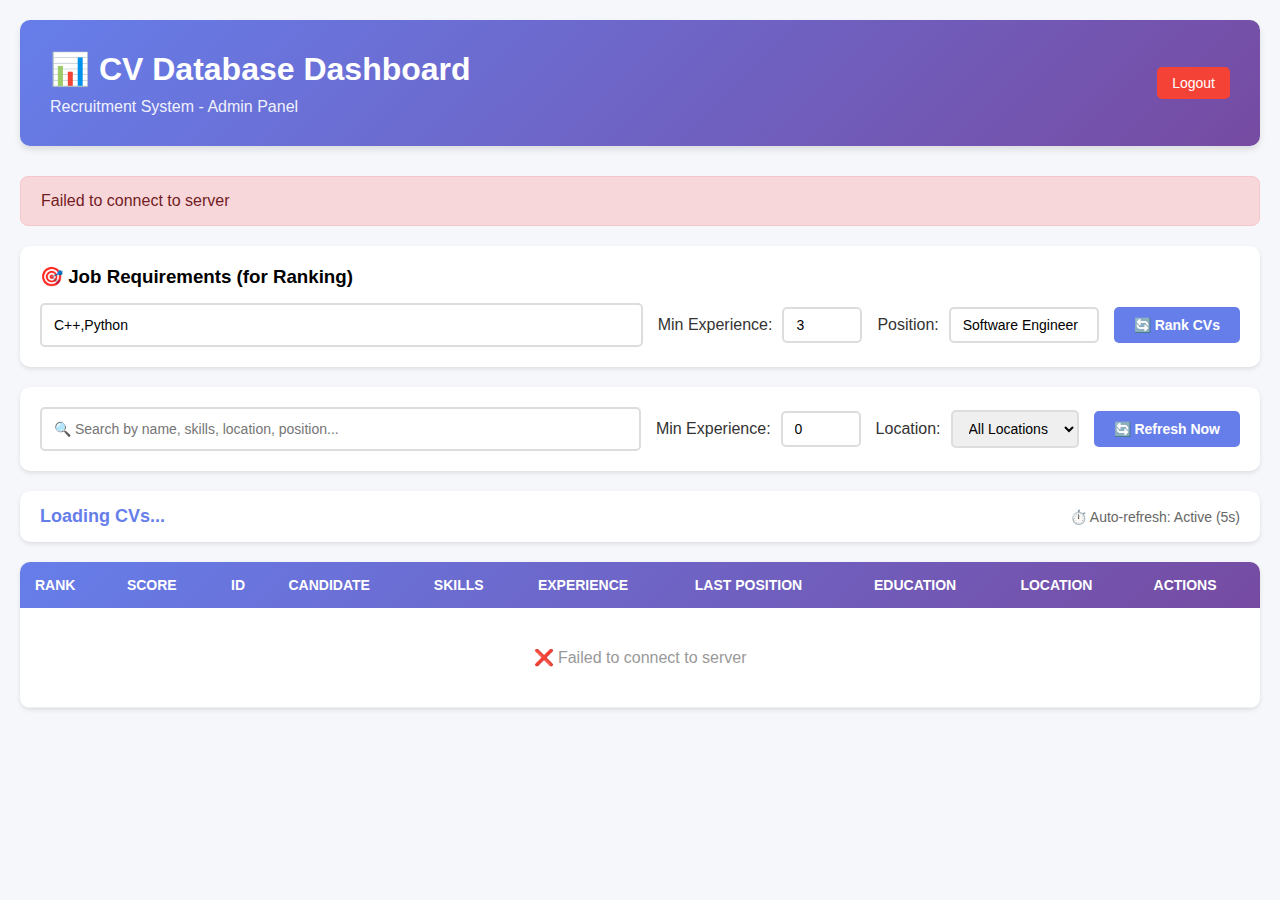
<file: frontend/admin/cv-viewer.html>
<!DOCTYPE html>
<html lang="en">
<head>
    <meta charset="UTF-8">
    <meta name="viewport" content="width=device-width, initial-scale=1.0">
    <title>CV Database - Admin Panel</title>
    <style>
        * {
            margin: 0;
            padding: 0;
            box-sizing: border-box;
        }
        
        body {
            font-family: 'Segoe UI', Tahoma, Geneva, Verdana, sans-serif;
            background:  #f5f7fa;
            padding: 20px;
        }
        
        .header {
            background: linear-gradient(135deg, #667eea 0%, #764ba2 100%);
            color: white;
            padding: 30px;
            border-radius: 10px;
            margin-bottom: 30px;
            box-shadow: 0 4px 6px rgba(0,0,0,0.1);
        }
        
        .header h1 {
            margin-bottom: 10px;
        }
        
        .header p {
            opacity: 0.9;
        }
        
        .controls {
            background: white;
            padding: 20px;
            border-radius:  10px;
            margin-bottom: 20px;
            box-shadow:  0 2px 4px rgba(0,0,0,0.1);
        }
        
        .filter-section {
            display: flex;
            gap: 15px;
            flex-wrap: wrap;
            align-items: center;
        }
        
        .search-bar {
            flex: 1;
            min-width: 250px;
            padding: 12px;
            border: 2px solid #ddd;
            border-radius: 5px;
            font-size:  14px;
        }
        
        .search-bar:focus {
            outline: none;
            border-color: #667eea;
        }
        
        .filter-group {
            display: flex;
            align-items: center;
            gap: 10px;
        }
        
        .filter-group label {
            font-weight: 500;
            color: #333;
        }
        
        .filter-group input,
        .filter-group select {
            padding: 8px 12px;
            border: 2px solid #ddd;
            border-radius: 5px;
            font-size: 14px;
        }
        
        .btn {
            padding: 10px 20px;
            background: #667eea;
            color: white;
            border:  none;
            border-radius:  5px;
            cursor:  pointer;
            font-size:  14px;
            font-weight: 600;
            transition: background 0.3s;
        }
        
        .btn:hover {
            background: #5568d3;
        }

        .btn-delete {
            background: #f44336;
            padding: 6px 12px;
            color: white;
            border: none;
            border-radius: 4px;
            cursor: pointer;
            font-size: 12px;
            font-weight: 600;
            transition: all 0.3s;
        }
        
        .btn-delete:hover {
            background:  #d32f2f;
            transform: scale(1.05);
        }

        .btn-delete:active {
            transform: scale(0.95);
        }
        
        .stats {
            background: white;
            padding: 15px 20px;
            border-radius: 10px;
            margin-bottom: 20px;
            display: flex;
            justify-content: space-between;
            align-items: center;
            box-shadow: 0 2px 4px rgba(0,0,0,0.1);
        }
        
        .stats strong {
            color: #667eea;
            font-size: 18px;
        }
        
        .auto-refresh {
            color: #666;
            font-size: 14px;
        }
        
        .auto-refresh.active {
            color: #4caf50;
        }
        
        .table-container {
            background: white;
            border-radius: 10px;
            overflow: hidden;
            box-shadow: 0 2px 4px rgba(0,0,0,0.1);
        }
        
        table {
            width: 100%;
            border-collapse: collapse;
        }
        
        thead {
            background: linear-gradient(135deg, #667eea 0%, #764ba2 100%);
            color: white;
        }
        
        th {
            padding: 15px;
            text-align:  left;
            font-weight:  600;
            font-size: 14px;
            text-transform: uppercase;
        }
        
        td {
            padding: 15px;
            border-bottom: 1px solid #f0f0f0;
        }
        
        tbody tr {
            transition: background 0.2s, opacity 0.5s;
        }
        
        tbody tr:hover {
            background: #f8f9fa;
        }

        tbody tr.deleting {
            opacity: 0.3;
            pointer-events: none;
        }
        
        .cv-name {
            font-weight: 600;
            color:  #333;
        }
        
        .cv-email {
            color: #666;
            font-size: 13px;
        }
        
        .cv-skills {
            display: flex;
            gap: 5px;
            flex-wrap: wrap;
        }
        
        .skill-tag {
            background: #e3f2fd;
            color:  #1976d2;
            padding: 3px 8px;
            border-radius: 3px;
            font-size:  12px;
        }
        
        .experience-badge {
            background: #4caf50;
            color: white;
            padding: 4px 12px;
            border-radius: 20px;
            font-size: 13px;
            font-weight:  600;
        }
        
        .no-data {
            text-align: center;
            padding: 40px;
            color: #999;
        }
        
        .logout-btn {
            background: #f44336;
            padding: 8px 15px;
            color:  white;
            border: none;
            border-radius: 5px;
            cursor: pointer;
            font-size: 14px;
        }
        
        .logout-btn:hover {
            background:  #d32f2f;
        }

        /* Alert Message Styles */
        .alert {
            padding: 15px 20px;
            border-radius: 8px;
            margin-bottom:  20px;
            display: none;
            animation: slideDown 0.3s ease;
            font-weight: 500;
        }

        .alert.show {
            display: block;
        }

        .alert-success {
            background:  #d4edda;
            color: #155724;
            border: 1px solid #c3e6cb;
        }

        .alert-error {
            background: #f8d7da;
            color: #721c24;
            border: 1px solid #f5c6cb;
        }

        @keyframes slideDown {
            from {
                opacity: 0;
                transform:  translateY(-20px);
            }
            to {
                opacity: 1;
                transform: translateY(0);
            }
        }
        
        @keyframes pulse {
            0%, 100% { opacity: 1; }
            50% { opacity: 0.5; }
        }
        
        .loading {
            animation: pulse 1.5s infinite;
        }
    </style>
</head>
<body>
    <div class="header">
        <div style="display: flex; justify-content: space-between; align-items: center;">
            <div>
                <h1>📊 CV Database Dashboard</h1>
                <p>Recruitment System - Admin Panel</p>
            </div>
            <button class="logout-btn" onclick="logout()">Logout</button>
        </div>
    </div>

    <!-- Alert Message -->
    <div id="alertMessage" class="alert"></div>

    <div class="controls">
        <h3 style="margin-bottom: 15px;">🎯 Job Requirements (for Ranking)</h3>
        <div class="filter-section">
            <input type="text" id="jobSkills" class="search-bar" placeholder="Required Skills (e.g., C++,Python)" value="C++,Python">
            
            <div class="filter-group">
                <label>Min Experience:</label>
                <input type="number" id="jobExp" min="0" value="3" style="width: 80px;">
            </div>
            
            <div class="filter-group">
                <label>Position:</label>
                <input type="text" id="jobPosition" value="Software Engineer" style="width:  150px;">
            </div>
            
            <button class="btn" onclick="rankCVs()">🔄 Rank CVs</button>
        </div>
    </div>

    <div class="controls">
        <div class="filter-section">
            <input type="text" id="searchBox" class="search-bar" placeholder="🔍 Search by name, skills, location, position..." oninput="applyFilters()">
            
            <div class="filter-group">
                <label>Min Experience:</label>
                <input type="number" id="minExp" min="0" value="0" style="width: 80px;" oninput="applyFilters()">
            </div>
            
            <div class="filter-group">
                <label>Location:</label>
                <select id="locationFilter" onchange="applyFilters()">
                    <option value="">All Locations</option>
                </select>
            </div>
            
            <button class="btn" onclick="loadCVs()">🔄 Refresh Now</button>
        </div>
    </div>
    
    <div class="stats">
        <div id="cvCount"><strong>Loading CVs...</strong></div>
        <div id="autoRefreshStatus" class="auto-refresh">⏱️ Auto-refresh:  Active (5s)</div>
    </div>
    
    <div class="table-container">
        <table>
            <thead>
                <tr>
                    <th>Rank</th>
                    <th>Score</th>   
                    <th>ID</th>
                    <th>Candidate</th>
                    <th>Skills</th>
                    <th>Experience</th>
                    <th>Last Position</th>
                    <th>Education</th>
                    <th>Location</th>
                    <th>Actions</th> <!-- NEW COLUMN -->
                </tr>
            </thead>
            <tbody id="cvBody">
                <tr>
                    <td colspan="10" class="no-data loading">Loading CV data...</td>
                </tr>
            </tbody>
        </table>
    </div>

    <script>
        const API_BASE = 'http://localhost:8080/api';
        let allCVs = [];
        let refreshInterval;
        
        // Load CVs on page load
        window.onload = () => {
            loadCVs();
            startAutoRefresh();
        };
        
        // Start auto-refresh every 5 seconds
        function startAutoRefresh() {
            refreshInterval = setInterval(() => {
                loadCVs();
                const status = document.getElementById('autoRefreshStatus');
                status.classList.add('active');
                setTimeout(() => status.classList.remove('active'), 500);
            }, 5000);
        }
        
        // Load CVs from API with ranking
        async function loadCVs() {
            try {
                const skills = document.getElementById('jobSkills')?.value || 'C++,Python';
                const experience = document.getElementById('jobExp')?.value || '3';
                const position = document.getElementById('jobPosition')?.value || 'Software Engineer';
                
                const response = await fetch(
                    `${API_BASE}/cvs/all?skills=${encodeURIComponent(skills)}&experience=${experience}&position=${encodeURIComponent(position)}`, 
                    {
                        credentials: 'include'
                    }
                );
                
                const data = await response.json();
                
                if (data.success) {
                    allCVs = data.cvs;
                    populateLocationFilter();
                    applyFilters();
                } else {
                    console.error('Error:', data.message);
                    if (data. message. includes('logged in') || data.message.includes('Unauthorized')) {
                        showAlert('Session expired or unauthorized.  Redirecting to login... ', 'error');
                        setTimeout(() => {
                            window. location.href = 'index. html';
                        }, 2000);
                    }
                }
            } catch (error) {
                console.error('Failed to load CVs:', error);
                document.getElementById('cvBody').innerHTML = 
                    '<tr><td colspan="10" class="no-data">❌ Failed to connect to server</td></tr>';
                showAlert('Failed to connect to server', 'error');
            }
        }

        // Rank CVs button handler
        function rankCVs() {
            loadCVs();
        }
        
        // Populate location filter dropdown
        function populateLocationFilter() {
            const locationFilter = document.getElementById('locationFilter');
            const locations = [... new Set(allCVs. map(cv => cv.location))].sort();
            
            locationFilter.innerHTML = '<option value="">All Locations</option>';
            
            locations.forEach(loc => {
                const option = document.createElement('option');
                option.value = loc;
                option.textContent = loc;
                locationFilter.appendChild(option);
            });
        }
        
        // Apply filters and display CVs
        function applyFilters() {
            const searchTerm = document.getElementById('searchBox').value.toLowerCase();
            const minExp = parseInt(document. getElementById('minExp').value) || 0;
            const locationFilter = document.getElementById('locationFilter').value;
            
            const filtered = allCVs.filter(cv => {
                const matchesSearch = cv.name.toLowerCase().includes(searchTerm) ||
                                     cv.skills.toLowerCase().includes(searchTerm) ||
                                     cv.location. toLowerCase().includes(searchTerm) ||
                                     cv.lastPosition.toLowerCase().includes(searchTerm) ||
                                     cv.education.toLowerCase().includes(searchTerm);
                const matchesExp = cv.experience >= minExp;
                const matchesLocation = ! locationFilter || cv.location === locationFilter;
                
                return matchesSearch && matchesExp && matchesLocation;
            });
            
            displayCVs(filtered);
        }
        
        // Display CVs in table with scores and delete button
        function displayCVs(cvs) {
            const tbody = document.getElementById('cvBody');
            
            document.getElementById('cvCount').innerHTML = 
                `<strong>Total CVs:  ${allCVs.length}</strong> | Showing:  ${cvs.length}`;
            
            tbody.innerHTML = '';
            
            if (cvs.length === 0) {
                tbody.innerHTML = '<tr><td colspan="10" class="no-data">No CVs found matching your criteria</td></tr>';
                return;
            }
            
            cvs.forEach((cv, index) => {
                const row = tbody.insertRow();
                row.id = `cv-row-${cv.cvId}`;
                
                const skills = cv.skills.split(',').map(s => s.trim());
                const skillTags = skills.slice(0, 3).map(skill => 
                    `<span class="skill-tag">${skill}</span>`
                ).join('');
                const moreSkills = skills.length > 3 ? ` <span class="skill-tag">+${skills.length - 3}</span>` : '';
                
                const scorePercent = (cv.score * 100).toFixed(1);
                let scoreBadgeColor = '#4caf50';
                if (cv.score < 0.7) scoreBadgeColor = '#ff9800';
                if (cv. score < 0.5) scoreBadgeColor = '#f44336';
                
                row.innerHTML = `
                    <td><strong style="font-size: 20px;">#${index + 1}</strong></td>
                    <td>
                        <span style="background: ${scoreBadgeColor}; color: white; padding: 6px 12px; border-radius: 20px; font-weight: 600;">
                            ${scorePercent}%
                        </span>
                        <div style="font-size: 11px; color: #666; margin-top: 5px;">
                            Skills: ${(cv.skillsScore * 100).toFixed(0)}% | 
                            Exp: ${(cv.experienceScore * 100).toFixed(0)}%
                        </div>
                    </td>
                    <td><strong>#${cv.cvId}</strong></td>
                    <td>
                        <div class="cv-name">${cv.name}</div>
                        <div class="cv-email">${cv.email}</div>
                    </td>
                    <td><div class="cv-skills">${skillTags}${moreSkills}</div></td>
                    <td><span class="experience-badge">${cv.experience} years</span></td>
                    <td>${cv.lastPosition}</td>
                    <td>${cv.education}</td>
                    <td>${cv.location}</td>
                    <td>
                        <button class="btn-delete" onclick="deleteCV(${cv.cvId}, '${cv.name. replace(/'/g, "\\'")}')">
                            🗑️ Delete
                        </button>
                    </td>
                `;
            });
        }

        // DELETE CV FUNCTION
        async function deleteCV(cvId, cvName) {
            // Confirmation dialog
            if (! confirm(`⚠️ Are you sure you want to delete this CV?\n\nID: ${cvId}\nName:  ${cvName}\n\nThis action cannot be undone! `)) {
                return;
            }

            const row = document.getElementById(`cv-row-${cvId}`);
            
            // Add deleting animation
            if (row) {
                row.classList.add('deleting');
            }

            try {
                console.log(`Attempting to delete CV ${cvId}...`);
                
                const response = await fetch(`${API_BASE}/cv/${cvId}`, {
                    method: 'DELETE',
                    credentials: 'include',
                    headers: {
                        'Content-Type': 'application/json'
                    }
                });

                console.log('Delete response status:', response.status);
                
                const data = await response.json();
                console.log('Delete response data:', data);

                if (data.success) {
                    showAlert(`✓ CV #${cvId} (${cvName}) deleted successfully!`, 'success');
                    
                    // Remove from allCVs array
                    allCVs = allCVs.filter(cv => cv.cvId !== cvId);
                    
                    // Animate row removal
                    if (row) {
                        row.style.opacity = '0';
                        setTimeout(() => {
                            row. remove();
                            applyFilters(); // Refresh display
                        }, 500);
                    } else {
                        applyFilters();
                    }
                } else {
                    // Remove deleting animation
                    if (row) {
                        row.classList.remove('deleting');
                    }
                    
                    showAlert(`❌ Failed to delete CV:  ${data.message}`, 'error');
                }

            } catch (error) {
                console.error('Delete error:', error);
                
                // Remove deleting animation
                if (row) {
                    row.classList.remove('deleting');
                }
                
                showAlert(`❌ Error deleting CV:  ${error.message}`, 'error');
            }
        }

        // Show alert message
        function showAlert(message, type) {
            const alertDiv = document.getElementById('alertMessage');
            alertDiv.textContent = message;
            alertDiv.className = `alert alert-${type} show`;
            
            // Auto-hide after 5 seconds
            setTimeout(() => {
                alertDiv.classList.remove('show');
            }, 5000);
        }
        
        // Logout function
        async function logout() {
            try {
                await fetch(`${API_BASE}/logout`, {
                    method: 'POST',
                    credentials:  'include'
                });
            } catch (error) {
                console.error('Logout error:', error);
            }
            
            clearInterval(refreshInterval);
            window.location.href = 'index.html';
        }
        
        // Clean up interval on page unload
        window. addEventListener('beforeunload', () => {
            clearInterval(refreshInterval);
        });
    </script>
</body>
</html>
</file>
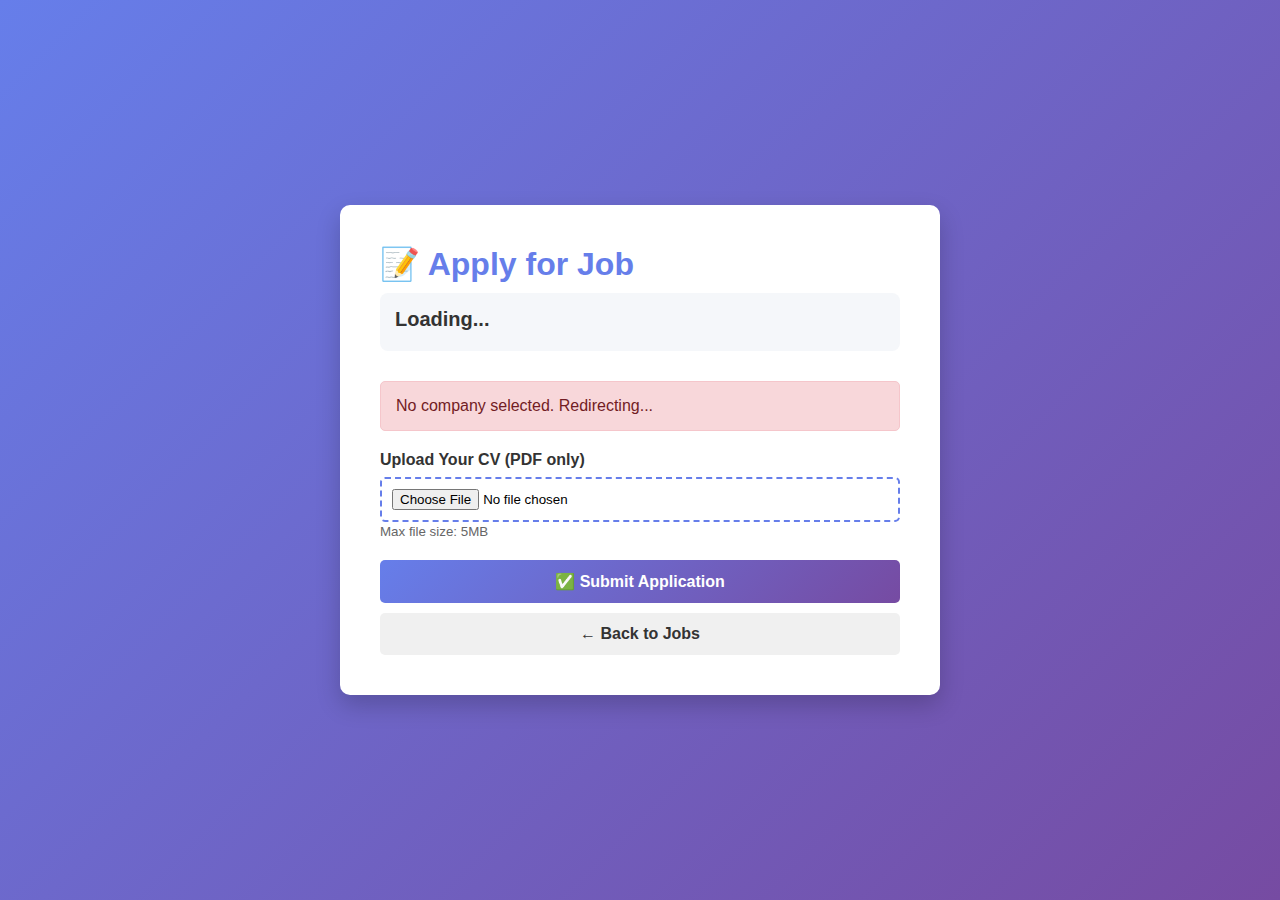
<file: frontend/user/apply.html>
<!DOCTYPE html>
<html lang="en">
<head>
    <meta charset="UTF-8">
    <meta name="viewport" content="width=device-width, initial-scale=1.0">
    <title>Apply for Job</title>
    <style>
        * {
            margin: 0;
            padding: 0;
            box-sizing: border-box;
        }
        
        body {
            font-family: 'Segoe UI', Tahoma, Geneva, Verdana, sans-serif;
            background: linear-gradient(135deg, #667eea 0%, #764ba2 100%);
            min-height: 100vh;
            padding: 20px;
            display: flex;
            justify-content: center;
            align-items: center;
        }
        
        .container {
            background: white;
            border-radius: 10px;
            padding: 40px;
            max-width:  600px;
            width:  100%;
            box-shadow: 0 10px 25px rgba(0,0,0,0.2);
        }
        
        h1 {
            color: #667eea;
            margin-bottom: 10px;
        }
        
        .company-info {
            background: #f5f7fa;
            padding: 15px;
            border-radius:  8px;
            margin-bottom: 30px;
        }
        
        .company-info h2 {
            color: #333;
            font-size: 20px;
            margin-bottom: 5px;
        }
        
        .form-group {
            margin-bottom: 20px;
        }
        
        label {
            display: block;
            margin-bottom: 8px;
            color: #333;
            font-weight: 600;
        }
        
        input[type="file"] {
            width: 100%;
            padding:  10px;
            border: 2px dashed #667eea;
            border-radius: 5px;
            cursor: pointer;
        }
        
        .btn {
            padding: 12px 30px;
            border: none;
            border-radius: 5px;
            cursor: pointer;
            font-size: 16px;
            font-weight: 600;
            transition: all 0.3s;
        }
        
        .btn-primary {
            background: linear-gradient(135deg, #667eea 0%, #764ba2 100%);
            color: white;
            width: 100%;
        }
        
        .btn-primary:hover {
            transform: translateY(-2px);
            box-shadow: 0 5px 15px rgba(102, 126, 234, 0.4);
        }
        
        .btn-primary:disabled {
            background: #ccc;
            cursor: not-allowed;
            transform: none;
        }
        
        .btn-secondary {
            background: #f0f0f0;
            color: #333;
            margin-top: 10px;
            width: 100%;
        }
        
        .btn-secondary:hover {
            background: #e0e0e0;
        }
        
        .alert {
            padding: 15px;
            border-radius: 5px;
            margin-bottom:  20px;
            display:  none;
        }
        
        .alert.show {
            display: block;
        }
        
        .alert-success {
            background: #d4edda;
            color: #155724;
            border: 1px solid #c3e6cb;
        }
        
        .alert-error {
            background: #f8d7da;
            color: #721c24;
            border: 1px solid #f5c6cb;
        }
        
        .alert-info {
            background: #d1ecf1;
            color:  #0c5460;
            border: 1px solid #bee5eb;
        }
        
        #progress {
            display: none;
            margin-top: 20px;
        }
        
        .progress-bar {
            width: 100%;
            height: 30px;
            background: #f0f0f0;
            border-radius: 15px;
            overflow: hidden;
        }
        
        .progress-fill {
            height: 100%;
            background: linear-gradient(90deg, #667eea 0%, #764ba2 100%);
            width: 0%;
            transition:  width 0.3s;
            display: flex;
            align-items: center;
            justify-content: center;
            color: white;
            font-weight: bold;
        }
    </style>
</head>
<body>
    <div class="container">
        <h1>📝 Apply for Job</h1>
        
        <div class="company-info">
            <h2 id="companyName">Loading... </h2>
            <p id="companyDetails"></p>
        </div>

        <div id="alert" class="alert"></div>

        <form id="applyForm" enctype="multipart/form-data">
            <div class="form-group">
                <label for="cvFile">Upload Your CV (PDF only)</label>
                <input type="file" id="cvFile" name="cv" accept="application/pdf" required>
                <small style="color: #666;">Max file size: 5MB</small>
            </div>

            <div id="progress">
                <div class="progress-bar">
                    <div class="progress-fill" id="progressFill">0%</div>
                </div>
            </div>

            <button type="submit" class="btn btn-primary" id="submitBtn">
                ✅ Submit Application
            </button>
            
            <button type="button" class="btn btn-secondary" onclick="window.location.href='dashboard.html'">
                ← Back to Jobs
            </button>
        </form>
    </div>

    <script>
        const API_BASE = 'http://3.26.2.34:8080/api';
        let companyId = null;

        window.addEventListener('DOMContentLoaded', () => {
            // Get company info from localStorage
            companyId = localStorage.getItem('applyCompanyId');
            const companyName = localStorage.getItem('applyCompanyName');

            if (! companyId) {
                showAlert('No company selected.  Redirecting... ', 'error');
                setTimeout(() => {
                    window.location.href = 'dashboard.html';
                }, 2000);
                return;
            }

            document.getElementById('companyName').textContent = companyName;
            document.getElementById('companyDetails').textContent = `Company ID: ${companyId}`;
        });

        document.getElementById('applyForm').addEventListener('submit', async (e) => {
            e.preventDefault();

            const fileInput = document.getElementById('cvFile');
            const file = fileInput.files[0];

            if (!file) {
                showAlert('Please select a CV file', 'error');
                return;
            }

            if (file.size > 5 * 1024 * 1024) {
                showAlert('File size exceeds 5MB', 'error');
                return;
            }

            const submitBtn = document.getElementById('submitBtn');
            const progress = document.getElementById('progress');
            const progressFill = document. getElementById('progressFill');

            submitBtn.disabled = true;
            submitBtn.textContent = '⏳ Uploading...';
            progress.style.display = 'block';

            try {
                // Step 1: Upload CV
                showAlert('Step 1/2: Uploading CV...', 'info');
                progressFill.style.width = '30%';
                progressFill.textContent = '30%';

                const formData = new FormData();
                formData.append('cv', file);

                const uploadResponse = await fetch(`${API_BASE}/upload_cv`, {
                    method: 'POST',
                    body: formData,
                    credentials: 'include'
                });

                if (! uploadResponse.ok) {
                    throw new Error('CV upload failed');
                }

                const uploadData = await uploadResponse.json();

                if (! uploadData.success) {
                    throw new Error(uploadData. message || 'CV upload failed');
                }

                progressFill.style.width = '60%';
                progressFill.textContent = '60%';

                // Step 2: Create application
                showAlert('Step 2/2: Creating application...', 'info');

                // We need the CV ID - let's get it from the user's CVs
                const cvResponse = await fetch(`${API_BASE}/get_cv`, {
                    credentials: 'include'
                });

                if (!cvResponse.ok) {
                    throw new Error('Failed to get CV info');
                }

                const cvData = await cvResponse.json();
                
                if (!cvData.success) {
                    throw new Error('No CV found');
                }

                const cvId = cvData.cv ?  cvData.cv.cvId : cvData.cvId;

                progressFill.style.width = '80%';
                progressFill. textContent = '80%';

                // Create application
                const applyResponse = await fetch(`${API_BASE}/apply`, {
                    method: 'POST',
                    headers: {
                        'Content-Type':  'application/json'
                    },
                    body: JSON.stringify({
                        companyId: parseInt(companyId),
                        cvId: cvId
                    }),
                    credentials: 'include'
                });

                const applyData = await applyResponse.json();

                progressFill.style.width = '100%';
                progressFill.textContent = '100%';

                if (applyData.success) {
                    showAlert(`✅ Application submitted successfully!  Match Score: ${applyData.matchScore. toFixed(1)}%`, 'success');
                    
                    setTimeout(() => {
                        window. location.href = 'my-applications.html';
                    }, 2000);
                } else {
                    throw new Error(applyData.message || 'Application failed');
                }

            } catch (error) {
                console. error('Error:', error);
                showAlert('❌ ' + error.message, 'error');
                submitBtn.disabled = false;
                submitBtn.textContent = '✅ Submit Application';
                progress.style.display = 'none';
            }
        });

        function showAlert(message, type) {
            const alert = document.getElementById('alert');
            alert.textContent = message;
            alert. className = `alert alert-${type} show`;
        }
    </script>
</body>
</html>
</file>
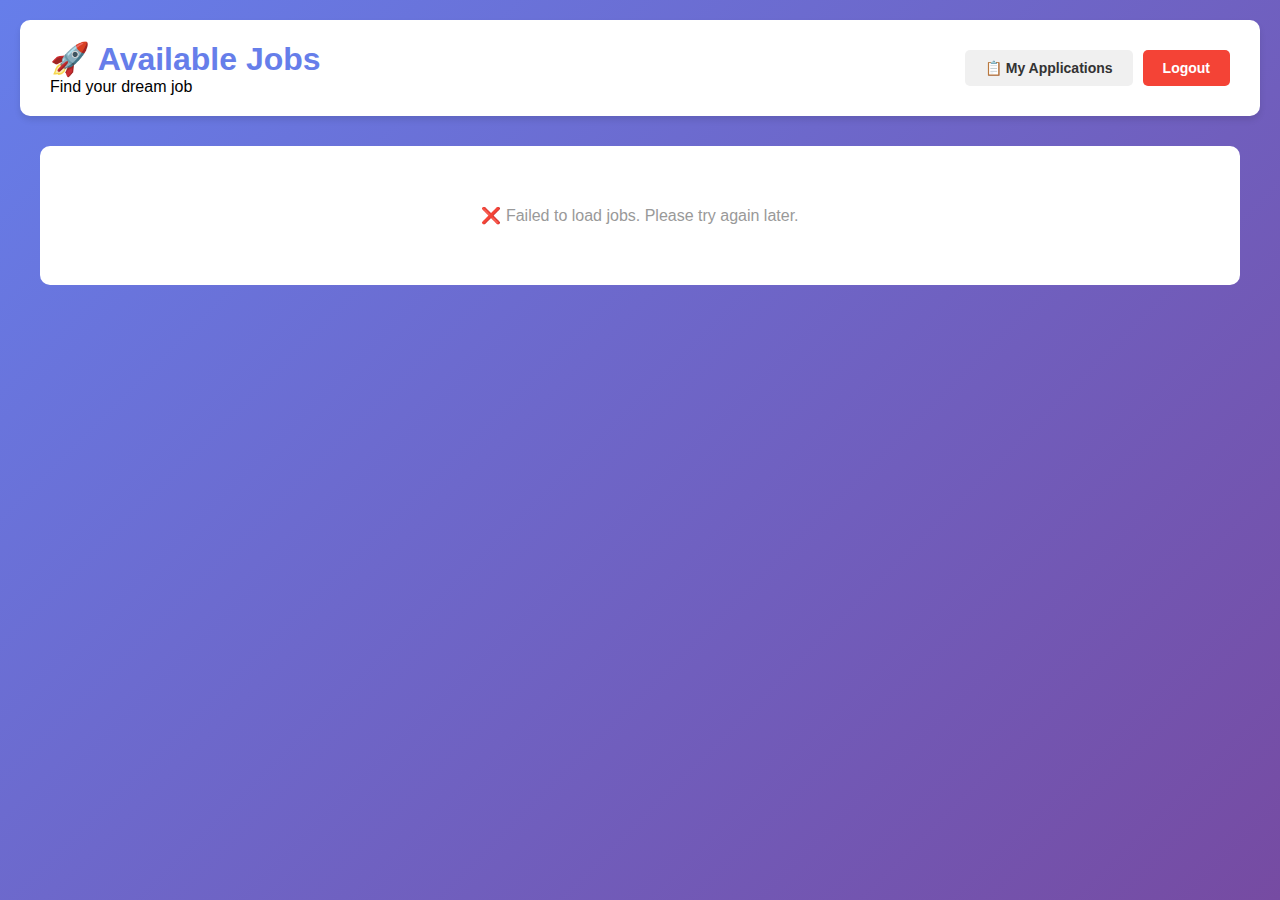
<file: frontend/user/dashboard.html>
<!DOCTYPE html>
<html lang="en">
<head>
    <meta charset="UTF-8">
    <meta name="viewport" content="width=device-width, initial-scale=1.0">
    <title>Available Jobs - Recruitment System</title>
    <style>
        * {
            margin: 0;
            padding: 0;
            box-sizing: border-box;
        }
        
        body {
            font-family: 'Segoe UI', Tahoma, Geneva, Verdana, sans-serif;
            background: linear-gradient(135deg, #667eea 0%, #764ba2 100%);
            min-height: 100vh;
            padding: 20px;
        }
        
        .header {
            background: white;
            padding: 20px 30px;
            border-radius:  10px;
            margin-bottom: 30px;
            box-shadow: 0 4px 6px rgba(0,0,0,0.1);
            display: flex;
            justify-content: space-between;
            align-items: center;
        }
        
        .header h1 {
            color:  #667eea;
        }
        
        .nav-buttons {
            display: flex;
            gap: 10px;
        }
        
        .btn {
            padding: 10px 20px;
            border: none;
            border-radius: 5px;
            cursor: pointer;
            font-size: 14px;
            font-weight: 600;
            transition: all 0.3s;
        }
        
        .btn-primary {
            background:  #667eea;
            color: white;
        }
        
        .btn-primary:hover {
            background: #5568d3;
        }
        
        .btn-secondary {
            background: #f0f0f0;
            color: #333;
        }
        
        .btn-secondary:hover {
            background: #e0e0e0;
        }
        
        .btn-logout {
            background: #f44336;
            color: white;
        }
        
        .btn-logout:hover {
            background: #d32f2f;
        }
        
        .container {
            max-width: 1200px;
            margin:  0 auto;
        }
        
        .jobs-grid {
            display: grid;
            grid-template-columns: repeat(auto-fill, minmax(350px, 1fr));
            gap: 20px;
        }
        
        .job-card {
            background: white;
            border-radius: 10px;
            padding: 25px;
            box-shadow:  0 4px 6px rgba(0,0,0,0.1);
            transition: transform 0.3s, box-shadow 0.3s;
        }
        
        .job-card:hover {
            transform: translateY(-5px);
            box-shadow: 0 8px 12px rgba(0,0,0,0.2);
        }
        
        .company-name {
            font-size: 24px;
            font-weight: bold;
            color: #667eea;
            margin-bottom: 10px;
        }
        
        .job-title {
            font-size: 18px;
            color: #333;
            margin-bottom:  15px;
        }
        
        .job-details {
            margin-bottom: 15px;
        }
        
        .detail-row {
            display: flex;
            align-items: center;
            margin-bottom: 8px;
            color: #666;
            font-size: 14px;
        }
        
        .detail-row span {
            margin-left: 8px;
        }
        
        .skills-tags {
            display: flex;
            flex-wrap: wrap;
            gap: 5px;
            margin-bottom: 15px;
        }
        
        .skill-tag {
            background: #e3f2fd;
            color: #1976d2;
            padding: 4px 10px;
            border-radius:  15px;
            font-size:  12px;
        }
        
        .salary-badge {
            background: #4caf50;
            color:  white;
            padding: 8px 15px;
            border-radius:  20px;
            font-weight: bold;
            display: inline-block;
            margin-bottom: 15px;
        }
        
        .btn-apply {
            width: 100%;
            padding:  12px;
            background:  linear-gradient(135deg, #667eea 0%, #764ba2 100%);
            color: white;
            border: none;
            border-radius: 5px;
            font-size: 16px;
            font-weight:  600;
            cursor: pointer;
            transition: transform 0.2s;
        }
        
        .btn-apply:hover {
            transform: scale(1.05);
        }
        
        .btn-apply:disabled {
            background: #ccc;
            cursor: not-allowed;
            transform: none;
        }
        
        .no-jobs {
            text-align: center;
            background: white;
            padding: 60px;
            border-radius: 10px;
            color: #999;
        }
        
        .loading {
            text-align: center;
            color: white;
            font-size: 20px;
            padding: 60px;
        }
        
        .alert {
            padding: 15px 20px;
            border-radius: 8px;
            margin-bottom:  20px;
            display: none;
        }
        
        .alert.show {
            display: block;
        }
        
        .alert-success {
            background: #d4edda;
            color:  #155724;
            border:  1px solid #c3e6cb;
        }
        
        .alert-error {
            background: #f8d7da;
            color: #721c24;
            border: 1px solid #f5c6cb;
        }
    </style>
</head>
<body>
    <div class="header">
        <div>
            <h1>🚀 Available Jobs</h1>
            <p>Find your dream job</p>
        </div>
        <div class="nav-buttons">
            <button class="btn btn-secondary" onclick="window.location.href='my-applications.html'">
                📋 My Applications
            </button>
            <button class="btn btn-logout" onclick="logout()">Logout</button>
        </div>
    </div>

    <div class="container">
        <div id="alert" class="alert"></div>
        
        <div id="jobsContainer">
            <div class="loading">⏳ Loading jobs...</div>
        </div>
    </div>

    <script>
        const API_BASE = 'http://localhost:8080/api';

        // Load jobs on page load
        window.addEventListener('DOMContentLoaded', loadJobs);

        async function loadJobs() {
            try {
                const response = await fetch(`${API_BASE}/companies/active`, {
                    credentials: 'include'
                });

                if (!response.ok) {
                    throw new Error('Failed to fetch jobs');
                }

                const data = await response.json();

                if (data.success) {
                    displayJobs(data.companies);
                } else {
                    showAlert('Failed to load jobs:  ' + data.message, 'error');
                }

            } catch (error) {
                console.error('Error:', error);
                document.getElementById('jobsContainer').innerHTML = 
                    '<div class="no-jobs">❌ Failed to load jobs. Please try again later.</div>';
            }
        }

        function displayJobs(companies) {
            const container = document.getElementById('jobsContainer');

            if (companies.length === 0) {
                container.innerHTML = '<div class="no-jobs">No jobs available at the moment.  Check back later!</div>';
                return;
            }

            const grid = document.createElement('div');
            grid.className = 'jobs-grid';

            companies.forEach(company => {
                const card = createJobCard(company);
                grid.appendChild(card);
            });

            container.innerHTML = '';
            container.appendChild(grid);
        }

        function createJobCard(company) {
            const card = document.createElement('div');
            card.className = 'job-card';

            // Parse skills
            const skills = company.requiredSkills.split(',').map(s => s.trim()).slice(0, 5);
            const skillsHTML = skills.map(skill => 
                `<span class="skill-tag">${skill}</span>`
            ).join('');

            // Format date
            const postedDate = new Date(company. postedDate * 1000);
            const daysAgo = Math.floor((Date.now() - postedDate) / (1000 * 60 * 60 * 24));

            card.innerHTML = `
                <div class="company-name">${company.companyName}</div>
                <div class="job-title">${company.jobTitle}</div>
                
                <div class="salary-badge">💰 $${company.salary}/month</div>
                
                <div class="job-details">
                    <div class="detail-row">
                        📍 <span><strong>Location:</strong> ${company.location}</span>
                    </div>
                    <div class="detail-row">
                        💼 <span><strong>Position:</strong> ${company.position}</span>
                    </div>
                    <div class="detail-row">
                        📅 <span><strong>Experience:</strong> ${company.minExperience}+ years</span>
                    </div>
                    <div class="detail-row">
                        🎓 <span><strong>Education:</strong> ${company.education}</span>
                    </div>
                    <div class="detail-row">
                        🕒 <span>Posted ${daysAgo} days ago</span>
                    </div>
                </div>
                
                <div><strong>Required Skills:</strong></div>
                <div class="skills-tags">${skillsHTML}</div>
                
                <div style="color: #666; font-size:  14px; margin-bottom: 15px;">
                    ${company.description}
                </div>
                
                <button class="btn-apply" onclick="applyToJob(${company.companyId}, '${company.companyName}')">
                    ✅ Apply Now
                </button>
            `;

            return card;
        }

        function applyToJob(companyId, companyName) {
            // Store company info in localStorage and redirect to apply page
            localStorage.setItem('applyCompanyId', companyId);
            localStorage.setItem('applyCompanyName', companyName);
            window.location.href = 'apply.html';
        }

        function showAlert(message, type) {
            const alert = document.getElementById('alert');
            alert.textContent = message;
            alert.className = `alert alert-${type} show`;
            
            setTimeout(() => {
                alert.classList.remove('show');
            }, 5000);
        }

        async function logout() {
            try {
                await fetch(`${API_BASE}/logout`, {
                    method: 'POST',
                    credentials: 'include'
                });
            } catch (error) {
                console.error('Logout error:', error);
            }
            
            window.location. href = 'index.html';
        }
    </script>
</body>
</html>
</file>
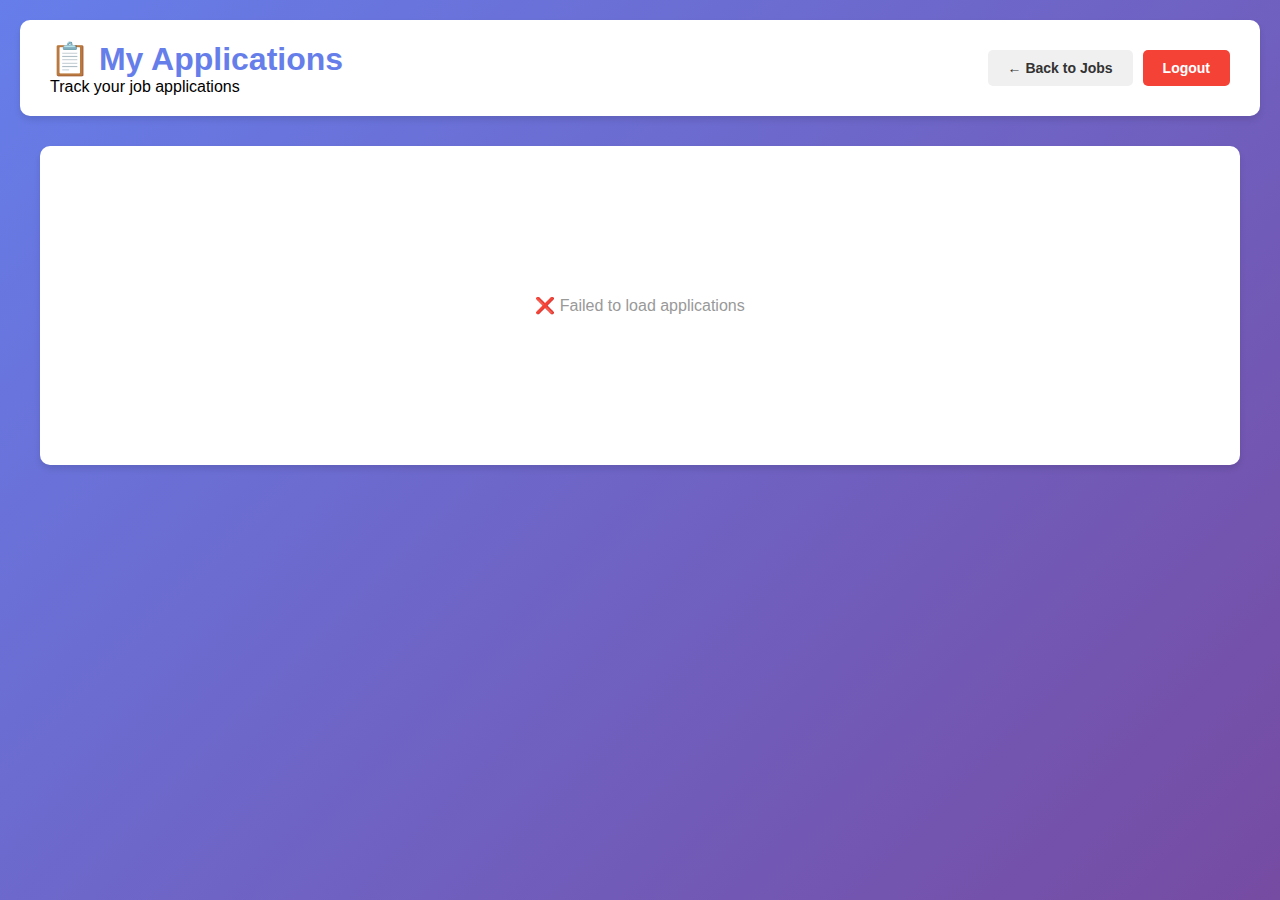
<file: frontend/user/my-applications.html>
<!DOCTYPE html>
<html lang="en">
<head>
    <meta charset="UTF-8">
    <meta name="viewport" content="width=device-width, initial-scale=1.0">
    <title>My Applications</title>
    <style>
        * {
            margin: 0;
            padding:  0;
            box-sizing: border-box;
        }
        
        body {
            font-family: 'Segoe UI', Tahoma, Geneva, Verdana, sans-serif;
            background: linear-gradient(135deg, #667eea 0%, #764ba2 100%);
            min-height: 100vh;
            padding: 20px;
        }
        
        .header {
            background: white;
            padding: 20px 30px;
            border-radius:  10px;
            margin-bottom: 30px;
            box-shadow:  0 4px 6px rgba(0,0,0,0.1);
            display: flex;
            justify-content: space-between;
            align-items: center;
        }
        
        .header h1 {
            color:  #667eea;
        }
        
        .nav-buttons {
            display: flex;
            gap: 10px;
        }
        
        .btn {
            padding: 10px 20px;
            border:  none;
            border-radius:  5px;
            cursor:  pointer;
            font-size:  14px;
            font-weight: 600;
            transition: all 0.3s;
        }
        
        .btn-secondary {
            background: #f0f0f0;
            color: #333;
        }
        
        .btn-secondary:hover {
            background: #e0e0e0;
        }
        
        .btn-logout {
            background: #f44336;
            color: white;
        }
        
        .btn-logout:hover {
            background: #d32f2f;
        }
        
        .container {
            max-width: 1200px;
            margin:  0 auto;
        }
        
        .stats {
            background: white;
            padding: 20px;
            border-radius: 10px;
            margin-bottom: 20px;
            box-shadow:  0 4px 6px rgba(0,0,0,0.1);
            display: flex;
            justify-content: space-around;
            text-align: center;
        }
        
        .stat-item {
            flex: 1;
        }
        
        .stat-number {
            font-size: 32px;
            font-weight:  bold;
            color: #667eea;
        }
        
        .stat-label {
            color: #666;
            font-size: 14px;
        }
        
        .applications-container {
            background: white;
            border-radius: 10px;
            padding: 30px;
            box-shadow: 0 4px 6px rgba(0,0,0,0.1);
        }
        
        .application-card {
            border: 1px solid #e0e0e0;
            border-radius: 8px;
            padding: 20px;
            margin-bottom: 15px;
            transition: all 0.3s;
        }
        
        .application-card:hover {
            box-shadow: 0 4px 12px rgba(0,0,0,0.1);
            border-color: #667eea;
        }
        
        .app-header {
            display: flex;
            justify-content: space-between;
            align-items: start;
            margin-bottom: 15px;
        }
        
        .company-info h3 {
            color: #333;
            font-size: 20px;
            margin-bottom:  5px;
        }
        
        .job-title {
            color: #666;
            font-size: 16px;
        }
        
        .status-badge {
            padding: 8px 16px;
            border-radius: 20px;
            font-weight: bold;
            font-size: 14px;
        }
        
        .status-pending {
            background: #fff3cd;
            color: #856404;
        }
        
        .status-reviewed {
            background: #cce5ff;
            color:  #004085;
        }
        
        .status-accepted {
            background: #d4edda;
            color:  #155724;
        }
        
        .status-rejected {
            background: #f8d7da;
            color: #721c24;
        }
        
        .app-details {
            display: grid;
            grid-template-columns: repeat(auto-fit, minmax(200px, 1fr));
            gap: 15px;
            margin-top:  15px;
        }
        
        .detail-item {
            display: flex;
            align-items: center;
            color: #666;
            font-size: 14px;
        }
        
        .detail-item span {
            margin-left: 8px;
        }
        
        .match-score {
            display: flex;
            align-items: center;
            margin-top: 15px;
        }
        
        .score-bar {
            flex: 1;
            height:  10px;
            background: #e0e0e0;
            border-radius: 5px;
            overflow: hidden;
            margin:  0 15px;
        }
        
        .score-fill {
            height: 100%;
            border-radius: 5px;
            transition: width 0.5s;
        }
        
        .score-excellent {
            background: linear-gradient(90deg, #4caf50, #8bc34a);
        }
        
        .score-good {
            background: linear-gradient(90deg, #2196f3, #03a9f4);
        }
        
        .score-average {
            background: linear-gradient(90deg, #ff9800, #ffc107);
        }
        
        .score-poor {
            background: linear-gradient(90deg, #f44336, #e91e63);
        }
        
        .no-applications {
            text-align: center;
            padding: 60px;
            color: #999;
        }
        
        .loading {
            text-align: center;
            padding: 60px;
            color: #999;
        }
    </style>
</head>
<body>
    <div class="header">
        <div>
            <h1>📋 My Applications</h1>
            <p>Track your job applications</p>
        </div>
        <div class="nav-buttons">
            <button class="btn btn-secondary" onclick="window. location.href='dashboard.html'">
                ← Back to Jobs
            </button>
            <button class="btn btn-logout" onclick="logout()">Logout</button>
        </div>
    </div>

    <div class="container">
        <div class="stats" id="stats" style="display: none;">
            <div class="stat-item">
                <div class="stat-number" id="totalApps">0</div>
                <div class="stat-label">Total Applications</div>
            </div>
            <div class="stat-item">
                <div class="stat-number" id="pendingApps">0</div>
                <div class="stat-label">Pending</div>
            </div>
            <div class="stat-item">
                <div class="stat-number" id="acceptedApps">0</div>
                <div class="stat-label">Accepted</div>
            </div>
            <div class="stat-item">
                <div class="stat-number" id="rejectedApps">0</div>
                <div class="stat-label">Rejected</div>
            </div>
        </div>

        <div class="applications-container">
            <div id="applicationsContent" class="loading">
                ⏳ Loading your applications...
            </div>
        </div>
    </div>

    <script>
        const API_BASE = 'http://3.26.2.34:8080/api';

        window.addEventListener('DOMContentLoaded', loadApplications);

        async function loadApplications() {
            try {
                const response = await fetch(`${API_BASE}/my-applications`, {
                    credentials: 'include'
                });

                if (!response.ok) {
                    throw new Error('Failed to fetch applications');
                }

                const data = await response.json();

                if (data.success) {
                    displayApplications(data.applications);
                    updateStats(data.applications);
                } else {
                    throw new Error(data.message);
                }

            } catch (error) {
                console.error('Error:', error);
                document.getElementById('applicationsContent').innerHTML = 
                    '<div class="no-applications">❌ Failed to load applications</div>';
            }
        }

        function displayApplications(applications) {
            const container = document.getElementById('applicationsContent');

            if (applications.length === 0) {
                container.innerHTML = `
                    <div class="no-applications">
                        <h2>No Applications Yet</h2>
                        <p>You haven't applied to any jobs yet. </p>
                        <button class="btn btn-secondary" onclick="window.location.href='dashboard.html'" style="margin-top: 20px;">
                            Browse Jobs
                        </button>
                    </div>
                `;
                return;
            }

            container.innerHTML = '';

            applications.forEach(app => {
                const card = createApplicationCard(app);
                container.appendChild(card);
            });
        }

        function createApplicationCard(app) {
            const card = document.createElement('div');
            card.className = 'application-card';

            // Format date
            const appliedDate = new Date(app. appliedDate * 1000);
            const formattedDate = appliedDate. toLocaleDateString('en-US', {
                year: 'numeric',
                month: 'long',
                day: 'numeric'
            });

            // Determine score class
            let scoreClass = 'score-poor';
            if (app.matchScore >= 80) scoreClass = 'score-excellent';
            else if (app.matchScore >= 60) scoreClass = 'score-good';
            else if (app.matchScore >= 40) scoreClass = 'score-average';

            // Status emoji
            const statusEmoji = {
                'pending': '⏳',
                'reviewed': '👀',
                'accepted': '✅',
                'rejected':  '❌'
            };

            card.innerHTML = `
                <div class="app-header">
                    <div class="company-info">
                        <h3>🏢 ${app.companyName}</h3>
                        <div class="job-title">${app.jobTitle}</div>
                    </div>
                    <div class="status-badge status-${app.status}">
                        ${statusEmoji[app.status] || '❓'} ${app.status. toUpperCase()}
                    </div>
                </div>

                <div class="app-details">
                    <div class="detail-item">
                        📍 <span><strong>Location:</strong> ${app.location}</span>
                    </div>
                    <div class="detail-item">
                        💰 <span><strong>Salary:</strong> $${app. salary}/month</span>
                    </div>
                    <div class="detail-item">
                        📅 <span><strong>Applied: </strong> ${formattedDate}</span>
                    </div>
                </div>

                <div class="match-score">
                    <strong>Match Score:</strong>
                    <div class="score-bar">
                        <div class="score-fill ${scoreClass}" style="width: ${app.matchScore}%"></div>
                    </div>
                    <strong>${app.matchScore. toFixed(1)}%</strong>
                </div>
            `;

            return card;
        }

        function updateStats(applications) {
            const stats = {
                total: applications.length,
                pending: 0,
                accepted: 0,
                rejected: 0
            };

            applications.forEach(app => {
                if (app.status === 'pending') stats.pending++;
                else if (app.status === 'accepted') stats.accepted++;
                else if (app.status === 'rejected') stats.rejected++;
            });

            document.getElementById('totalApps').textContent = stats. total;
            document.getElementById('pendingApps').textContent = stats.pending;
            document. getElementById('acceptedApps').textContent = stats.accepted;
            document.getElementById('rejectedApps').textContent = stats.rejected;

            document.getElementById('stats').style.display = 'flex';
        }

        async function logout() {
            try {
                await fetch(`${API_BASE}/logout`, {
                    method: 'POST',
                    credentials: 'include'
                });
            } catch (error) {
                console.error('Logout error:', error);
            }
            
            window.location.href = 'index.html';
        }
    </script>
</body>
</html>
</file>
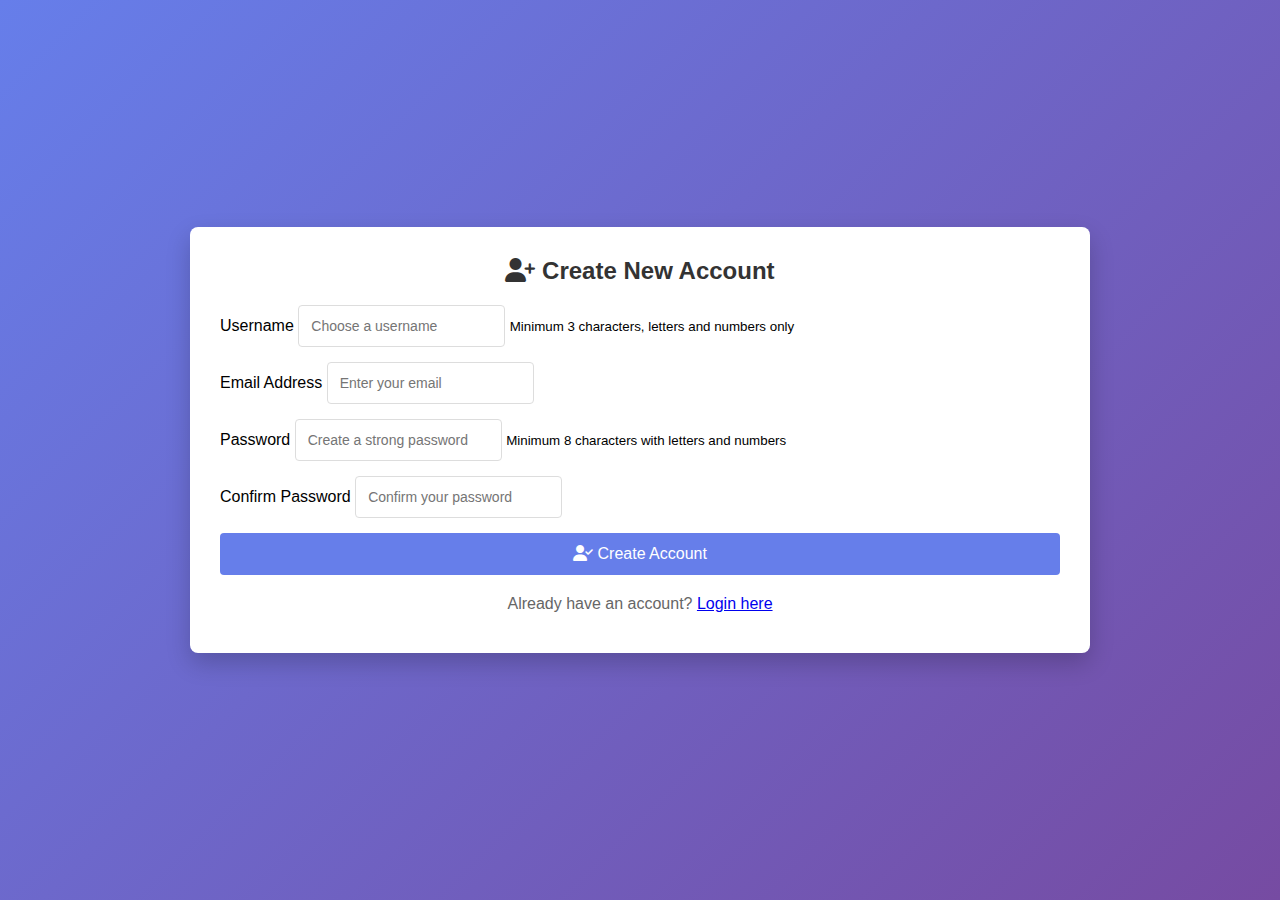
<file: frontend/user/signup.html>
<!DOCTYPE html>
<html lang="en">
<head>
    <meta charset="UTF-8">
    <meta name="viewport" content="width=device-width, initial-scale=1.0">
    <title>Recruitment System - Sign Up</title>
    <link rel="stylesheet" href="styles.css">
    <link rel="stylesheet" href="https://cdnjs.cloudflare.com/ajax/libs/font-awesome/6.4.0/css/all.min.css">
</head>
<body>
    <div class="container">
        <div class="form-container">
            <h2><i class="fas fa-user-plus"></i> Create New Account</h2>
            
            <div id="message" class="hidden"></div>
            
            <form id="signupForm">
                <div class="form-group">
                    <label for="username" class="required">Username</label>
                    <input type="text" id="username" placeholder="Choose a username" required>
                    <small>Minimum 3 characters, letters and numbers only</small>
                </div>
                
                <div class="form-group">
                    <label for="email" class="required">Email Address</label>
                    <input type="email" id="email" placeholder="Enter your email" required>
                </div>
                
                <div class="form-group">
                    <label for="password" class="required">Password</label>
                    <input type="password" id="password" placeholder="Create a strong password" required>
                    <small>Minimum 8 characters with letters and numbers</small>
                </div>
                
                <div class="form-group">
                    <label for="confirmPassword" class="required">Confirm Password</label>
                    <input type="password" id="confirmPassword" placeholder="Confirm your password" required>
                </div>
                
                <button type="submit">
                    <i class="fas fa-user-check"></i> Create Account
                </button>
            </form>
            
            <div style="text-align: center; margin-top: 20px;">
                <p>Already have an account? <a href="index.html">Login here</a></p>
            </div>
        </div>
    </div>

    <script>
        document.getElementById('signupForm').addEventListener('submit', async function(e) {
            e.preventDefault();
            
            const username = document.getElementById('username').value;
            const email = document.getElementById('email').value;
            const password = document.getElementById('password').value;
            const confirmPassword = document.getElementById('confirmPassword').value;
            
            // Validation
            if (password !== confirmPassword) {
                showMessage('Passwords do not match!', 'error');
                return;
            }
            
            if (password.length < 8) {
                showMessage('Password must be at least 8 characters long!', 'error');
                return;
            }
            
            const messageDiv = document.getElementById('message');
            messageDiv.className = 'hidden';
            
            try {
                const response = await fetch('http://3.26.2.34:8080/api/register', {
                    method: 'POST',
                    headers: {
                        'Content-Type': 'application/json',
                    },
                    body: JSON.stringify({ username, email, password })
                });
                
                const result = await response.json();
                
                if (result.success) {
                    showMessage('Account created successfully! Redirecting to login...', 'success');
                    setTimeout(() => {
                        window.location.href = 'index.html';
                    }, 2000);
                } else {
                    showMessage(result.message || 'Registration failed', 'error');
                }
            } catch (error) {
                showMessage('Network error. Please try again.', 'error');
            }
        });
        
        function showMessage(text, type) {
            const messageDiv = document.getElementById('message');
            messageDiv.textContent = text;
            messageDiv.className = `${type}-message`;
            messageDiv.classList.remove('hidden');
        }
        
        // Check if already logged in
        if (localStorage.getItem('token')) {
            window.location.href = 'dashboard.html';
        }
    </script>
</body>
</html>
</file>
<file: frontend/user/styles.css>
* {
    margin: 0;
    padding: 0;
    box-sizing: border-box;
}

body {
    font-family: 'Segoe UI', Tahoma, Geneva, Verdana, sans-serif;
    background: linear-gradient(135deg, #667eea 0%, #764ba2 100%);
    min-height: 100vh;
    display: flex;
    justify-content: center;
    align-items: center;
    padding: 20px;
}

.container {
    width: 100%;
    max-width: 900px;
}

.form-container {
    background: white;
    border-radius: 8px;
    padding: 30px;
    box-shadow: 0 10px 25px rgba(0, 0, 0, 0.2);
    margin-bottom: 20px;
}

.dashboard {
    background: white;
    border-radius: 8px;
    padding: 30px;
    box-shadow: 0 10px 25px rgba(0, 0, 0, 0. 2);
}

h2 {
    color: #333;
    margin-bottom: 20px;
    text-align: center;
}

h3 {
    color: #555;
    margin-top: 20px;
    margin-bottom: 15px;
}

p {
    color: #666;
    margin-bottom: 10px;
}

form {
    display: flex;
    flex-direction: column;
}

input {
    padding: 12px;
    margin-bottom: 15px;
    border: 1px solid #ddd;
    border-radius: 4px;
    font-size: 14px;
    transition: border-color 0. 3s;
}

input:focus {
    outline: none;
    border-color: #667eea;
    box-shadow: 0 0 5px rgba(102, 126, 234, 0.3);
}

.btn {
    padding: 12px 24px;
    margin: 10px 5px;
    border: none;
    border-radius: 4px;
    font-size: 16px;
    cursor: pointer;
    text-decoration: none;
    display: inline-block;
    text-align: center;
    transition: background-color 0.3s;
}

.btn-primary {
    background-color: #667eea;
    color: white;
}

.btn-primary:hover {
    background-color: #5568d3;
}

.btn-secondary {
    background-color: #6c757d;
    color: white;
}

.btn-secondary:hover {
    background-color: #5a6268;
}

.btn-danger {
    background-color: #dc3545;
    color: white;
}

.btn-danger:hover {
    background-color: #c82333;
}

button[type="submit"] {
    background-color: #667eea;
    color: white;
    padding: 12px;
    border: none;
    border-radius: 4px;
    font-size: 16px;
    cursor: pointer;
    transition: background-color 0.3s;
}

button[type="submit"]:hover {
    background-color: #5568d3;
}

.message {
    margin-top: 15px;
    padding: 12px;
    border-radius: 4px;
    text-align: center;
    font-size: 14px;
}

.message.success {
    background-color: #d4edda;
    color: #155724;
    border: 1px solid #c3e6cb;
}

.message.error {
    background-color: #f8d7da;
    color: #721c24;
    border: 1px solid #f5c6cb;
}

.nav-buttons {
    margin: 20px 0;
    text-align: center;
}

.cv-item {
    background: #f8f9fa;
    padding: 15px;
    border-radius: 4px;
    margin: 10px 0;
    border-left: 4px solid #667eea;
}

.cv-item p {
    margin: 8px 0;
}

.user-info {
    margin: 20px 0;
}

@media (max-width: 600px) {
    .form-container, .dashboard {
        padding: 20px;
    }

    h2 {
        font-size: 20px;
    }

    .btn {
        margin: 8px 0;
    }
}
</file>
<file: frontend/styles.css>
* {
    margin: 0;
    padding: 0;
    box-sizing: border-box;
}

body {
    font-family: 'Segoe UI', Tahoma, Geneva, Verdana, sans-serif;
    background: linear-gradient(135deg, #667eea 0%, #764ba2 100%);
    min-height: 100vh;
    display: flex;
    justify-content: center;
    align-items: center;
    padding: 20px;
}

.container {
    width: 100%;
    max-width: 900px;
}

.form-container {
    background: white;
    border-radius: 8px;
    padding: 30px;
    box-shadow: 0 10px 25px rgba(0, 0, 0, 0.2);
    margin-bottom: 20px;
}

.dashboard {
    background: white;
    border-radius: 8px;
    padding: 30px;
    box-shadow: 0 10px 25px rgba(0, 0, 0, 0. 2);
}

h2 {
    color: #333;
    margin-bottom: 20px;
    text-align: center;
}

h3 {
    color: #555;
    margin-top: 20px;
    margin-bottom: 15px;
}

p {
    color: #666;
    margin-bottom: 10px;
}

form {
    display: flex;
    flex-direction: column;
}

input {
    padding: 12px;
    margin-bottom: 15px;
    border: 1px solid #ddd;
    border-radius: 4px;
    font-size: 14px;
    transition: border-color 0. 3s;
}

input:focus {
    outline: none;
    border-color: #667eea;
    box-shadow: 0 0 5px rgba(102, 126, 234, 0.3);
}

.btn {
    padding: 12px 24px;
    margin: 10px 5px;
    border: none;
    border-radius: 4px;
    font-size: 16px;
    cursor: pointer;
    text-decoration: none;
    display: inline-block;
    text-align: center;
    transition: background-color 0.3s;
}

.btn-primary {
    background-color: #667eea;
    color: white;
}

.btn-primary:hover {
    background-color: #5568d3;
}

.btn-secondary {
    background-color: #6c757d;
    color: white;
}

.btn-secondary:hover {
    background-color: #5a6268;
}

.btn-danger {
    background-color: #dc3545;
    color: white;
}

.btn-danger:hover {
    background-color: #c82333;
}

button[type="submit"] {
    background-color: #667eea;
    color: white;
    padding: 12px;
    border: none;
    border-radius: 4px;
    font-size: 16px;
    cursor: pointer;
    transition: background-color 0.3s;
}

button[type="submit"]:hover {
    background-color: #5568d3;
}

.message {
    margin-top: 15px;
    padding: 12px;
    border-radius: 4px;
    text-align: center;
    font-size: 14px;
}

.message.success {
    background-color: #d4edda;
    color: #155724;
    border: 1px solid #c3e6cb;
}

.message.error {
    background-color: #f8d7da;
    color: #721c24;
    border: 1px solid #f5c6cb;
}

.nav-buttons {
    margin: 20px 0;
    text-align: center;
}

.cv-item {
    background: #f8f9fa;
    padding: 15px;
    border-radius: 4px;
    margin: 10px 0;
    border-left: 4px solid #667eea;
}

.cv-item p {
    margin: 8px 0;
}

.user-info {
    margin: 20px 0;
}

@media (max-width: 600px) {
    .form-container, .dashboard {
        padding: 20px;
    }

    h2 {
        font-size: 20px;
    }

    .btn {
        margin: 8px 0;
    }
}
</file>
<file: frontend/style.css>
/* Reset and Base Styles */
* {
    margin: 0;
    padding: 0;
    box-sizing: border-box;
}

body {
    font-family: Arial, sans-serif;
    line-height: 1.6;
    color: #333;
    background: linear-gradient(135deg, #667eea 0%, #764ba2 100%);
    min-height: 100vh;
    display: flex;
    justify-content: center;
    align-items: center;
    padding: 20px;
}

.container {
    background: white;
    padding: 30px;
    border-radius: 10px;
    box-shadow: 0 10px 30px rgba(0, 0, 0, 0.2);
    width: 100%;
    max-width: 500px;
}

/* Typography */
h1, h2, h3 {
    color: #333;
    margin-bottom: 20px;
}

h1 {
    font-size: 28px;
    text-align: center;
}

h2 {
    font-size: 20px;
    color: #555;
    padding-bottom: 10px;
    border-bottom: 2px solid #eee;
    margin-top: 30px;
}

.subtitle {
    text-align: center;
    color: #666;
    margin-bottom: 30px;
}

/* Forms */
.auth-toggle {
    display: flex;
    margin-bottom: 30px;
    border-bottom: 2px solid #eee;
}

.tab {
    flex: 1;
    padding: 15px;
    background: none;
    border: none;
    font-size: 16px;
    font-weight: 600;
    color: #777;
    cursor: pointer;
    transition: all 0.3s;
}

.tab.active {
    color: #667eea;
    border-bottom: 3px solid #667eea;
    margin-bottom: -2px;
}

.auth-form {
    display: none;
}

.auth-form.active {
    display: block;
}

.form-section {
    margin-bottom: 30px;
}

.input-group {
    margin-bottom: 20px;
}

label {
    display: block;
    margin-bottom: 8px;
    font-weight: 600;
    color: #555;
}

input, select, textarea {
    width: 100%;
    padding: 12px;
    border: 2px solid #ddd;
    border-radius: 6px;
    font-size: 16px;
    transition: border-color 0.3s;
}

input:focus, select:focus, textarea:focus {
    outline: none;
    border-color: #667eea;
}

small {
    display: block;
    margin-top: 5px;
    color: #777;
    font-size: 14px;
}

/* Buttons */
.btn {
    width: 100%;
    padding: 14px;
    background: #667eea;
    color: white;
    border: none;
    border-radius: 6px;
    font-size: 16px;
    font-weight: 600;
    cursor: pointer;
    transition: background 0.3s;
}

.btn:hover {
    background: #5a67d8;
}

.btn-large {
    padding: 16px;
    font-size: 18px;
}

.btn-secondary {
    background: #6c757d;
    margin-top: 10px;
}

.btn-secondary:hover {
    background: #5a6268;
}

.form-actions {
    margin-top: 30px;
}

/* Messages */
.message {
    padding: 15px;
    border-radius: 6px;
    margin-top: 20px;
    display: none;
}

.message.success {
    background: #d4edda;
    color: #155724;
    border: 1px solid #c3e6cb;
    display: block;
}

.message.error {
    background: #f8d7da;
    color: #721c24;
    border: 1px solid #f5c6cb;
    display: block;
}

/* Loading Spinner */
.loading {
    text-align: center;
    margin: 30px 0;
}

.spinner {
    width: 50px;
    height: 50px;
    border: 5px solid #f3f3f3;
    border-top: 5px solid #667eea;
    border-radius: 50%;
    animation: spin 1s linear infinite;
    margin: 0 auto 15px;
}

@keyframes spin {
    0% { transform: rotate(0deg); }
    100% { transform: rotate(360deg); }
}

/* Demo Credentials */
.demo-credentials {
    background: #f8f9fa;
    padding: 15px;
    border-radius: 6px;
    margin-top: 20px;
    font-size: 14px;
    color: #666;
}

/* Database Info */
.db-info {
    background: #f8f9fa;
    padding: 20px;
    border-radius: 6px;
    margin-top: 30px;
}

.db-info h3 {
    color: #667eea;
}

.db-info ul {
    margin-top: 10px;
    padding-left: 20px;
}

.db-info li {
    margin-bottom: 8px;
    color: #555;
}

/* Responsive Design */
@media (max-width: 600px) {
    .container {
        padding: 20px;
    }
    
    h1 {
        font-size: 24px;
    }
    
    h2 {
        font-size: 18px;
    }
}
</file>
